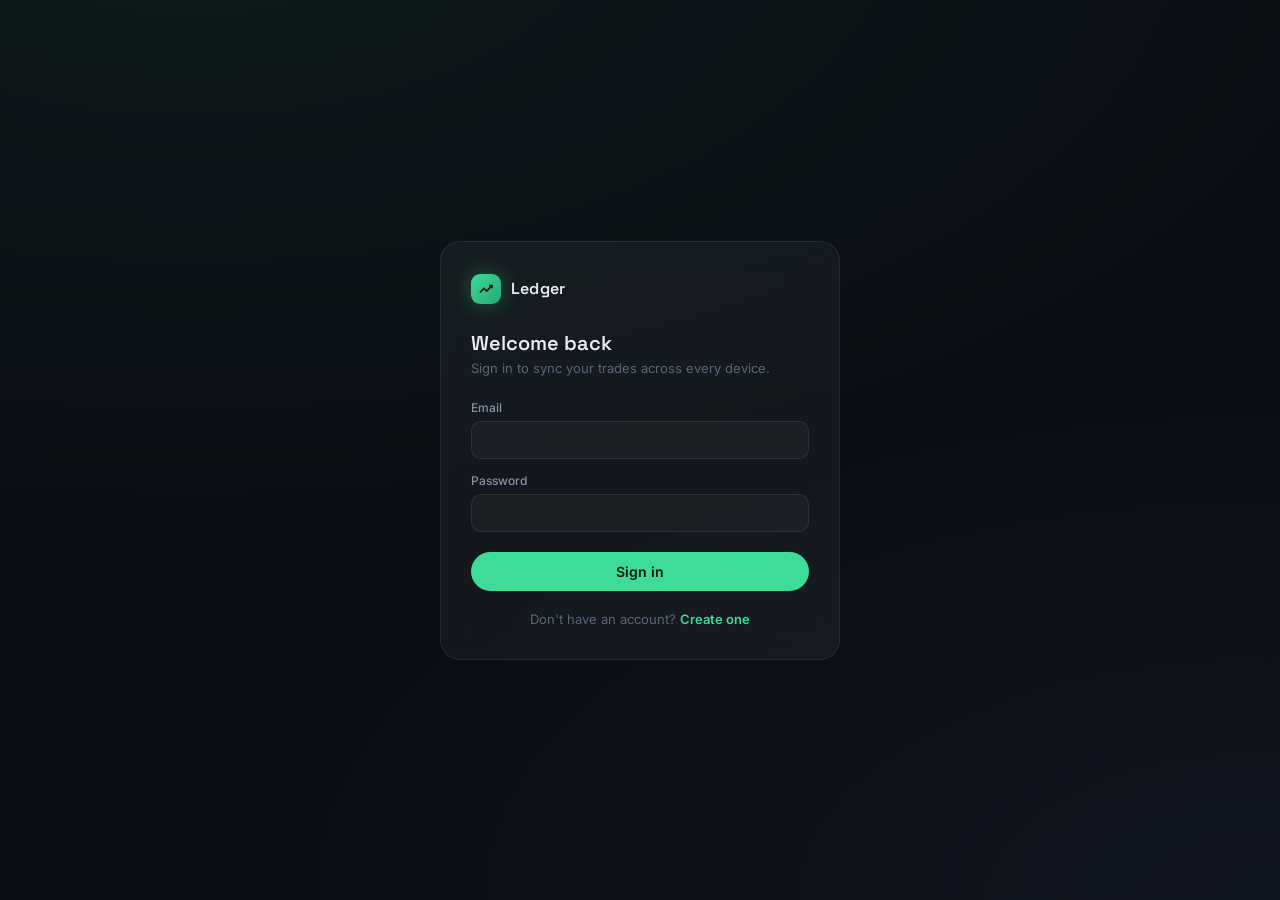
<file: calendar.html>
<!DOCTYPE html>
<html lang="en">
<head>
<meta charset="UTF-8">
<meta name="viewport" content="width=device-width, initial-scale=1.0">
<title>Calendar — Ledger</title>
<link rel="preconnect" href="https://fonts.googleapis.com">
<link href="https://fonts.googleapis.com/css2?family=Space+Grotesk:wght@500;600;700&family=Inter:wght@400;500;600&family=JetBrains+Mono:wght@400;500;600&display=swap" rel="stylesheet">
<link rel="stylesheet" href="css/styles.css">
<link rel="manifest" href="manifest.json">
<meta name="theme-color" content="#0A0E14">
<link rel="apple-touch-icon" href="icons/apple-touch-icon.png">
<link rel="icon" href="icons/icon-192.png">
<script>if('serviceWorker' in navigator){window.addEventListener('load',()=>{navigator.serviceWorker.register('sw.js').catch(()=>{});});}</script>
</head>
<body>

<!-- ================= SIDEBAR ================= -->
<aside class="sidebar">
  <div class="brand">
    <div class="brand-mark">
      <svg viewBox="0 0 24 24" fill="none" stroke="#08150F" stroke-width="2.5"><path d="M3 17l6-6 4 4 8-8"/><path d="M17 7h4v4"/></svg>
    </div>
    <div class="brand-name">Ledger</div>
  </div>

  <div class="nav-section-label">Overview</div>
  <a class="nav-item" href="dashboard.html" style="text-decoration:none;">
    <svg viewBox="0 0 24 24" fill="none" stroke="currentColor" stroke-width="2"><rect x="3" y="3" width="7" height="9" rx="1.5"/><rect x="14" y="3" width="7" height="5" rx="1.5"/><rect x="14" y="12" width="7" height="9" rx="1.5"/><rect x="3" y="16" width="7" height="5" rx="1.5"/></svg>
    Dashboard
  </a>
  <a class="nav-item" href="trades.html" style="text-decoration:none;">
    <svg viewBox="0 0 24 24" fill="none" stroke="currentColor" stroke-width="2"><path d="M4 19h16M6 15l4-5 3 3 5-7"/></svg>
    Trade History
  </a>
  <div class="nav-item active">
    <svg viewBox="0 0 24 24" fill="none" stroke="currentColor" stroke-width="2"><rect x="3" y="4" width="18" height="17" rx="2"/><path d="M3 9h18M8 3v3M16 3v3"/></svg>
    Calendar
  </div>
  <a class="nav-item" href="journal.html" style="text-decoration:none;">
    <svg viewBox="0 0 24 24" fill="none" stroke="currentColor" stroke-width="2"><path d="M4 4h13l3 4v12a1 1 0 0 1-1 1H4a1 1 0 0 1-1-1V5a1 1 0 0 1 1-1z"/><path d="M8 9h8M8 13h8M8 17h5"/></svg>
    Journal
  </a>

  <div class="nav-section-label">Analysis</div>
  <a class="nav-item" href="statistics.html" style="text-decoration:none;">
    <svg viewBox="0 0 24 24" fill="none" stroke="currentColor" stroke-width="2"><path d="M3 3v18h18"/><path d="M7 15l4-4 3 3 5-6"/></svg>
    Statistics
  </a>
  <a class="nav-item" href="psychology.html" style="text-decoration:none;">
    <svg viewBox="0 0 24 24" fill="none" stroke="currentColor" stroke-width="2"><circle cx="12" cy="12" r="9"/><path d="M12 8v4l3 2"/></svg>
    Psychology
  </a>
  <a class="nav-item" href="goals.html" style="text-decoration:none;">
    <svg viewBox="0 0 24 24" fill="none" stroke="currentColor" stroke-width="2"><circle cx="12" cy="12" r="9"/><path d="M12 6v6l4 2"/><circle cx="12" cy="12" r="2.2" fill="currentColor" stroke="none"/></svg>
    Goals
  </a>

  <div class="nav-section-label">Tools</div>
  <a class="nav-item" href="risk-calculator.html" style="text-decoration:none;">
    <svg viewBox="0 0 24 24" fill="none" stroke="currentColor" stroke-width="2"><rect x="4" y="2" width="16" height="20" rx="2"/><path d="M8 7h8M8 11h8M8 15h4"/></svg>
    Risk Calculator
  </a>
  <a class="nav-item" href="settings.html" style="text-decoration:none;" title="Manage accounts & sync tokens in Settings">
    <svg viewBox="0 0 24 24" fill="none" stroke="currentColor" stroke-width="2"><path d="M12 2v4M12 18v4M4.9 4.9l2.8 2.8M16.3 16.3l2.8 2.8M2 12h4M18 12h4M4.9 19.1l2.8-2.8M16.3 7.7l2.8-2.8"/></svg>
    MT5 Sync
  </a>
  <a class="nav-item" href="settings.html" style="text-decoration:none;">
    <svg viewBox="0 0 24 24" fill="none" stroke="currentColor" stroke-width="2"><circle cx="12" cy="12" r="3"/><path d="M19.4 15a1.7 1.7 0 0 0 .3 1.9l.1.1a2 2 0 1 1-2.8 2.8l-.1-.1a1.7 1.7 0 0 0-1.9-.3 1.7 1.7 0 0 0-1 1.5V21a2 2 0 1 1-4 0v-.1a1.7 1.7 0 0 0-1-1.6 1.7 1.7 0 0 0-1.9.3l-.1.1a2 2 0 1 1-2.8-2.8l.1-.1a1.7 1.7 0 0 0 .3-1.9 1.7 1.7 0 0 0-1.5-1H3a2 2 0 1 1 0-4h.1a1.7 1.7 0 0 0 1.6-1 1.7 1.7 0 0 0-.3-1.9l-.1-.1a2 2 0 1 1 2.8-2.8l.1.1a1.7 1.7 0 0 0 1.9.3H9a1.7 1.7 0 0 0 1-1.5V3a2 2 0 1 1 4 0v.1a1.7 1.7 0 0 0 1 1.6 1.7 1.7 0 0 0 1.9-.3l.1-.1a2 2 0 1 1 2.8 2.8l-.1.1a1.7 1.7 0 0 0-.3 1.9V9a1.7 1.7 0 0 0 1.5 1H21a2 2 0 1 1 0 4h-.1a1.7 1.7 0 0 0-1.6 1z"/></svg>
    Settings
  </a>

  <div class="sidebar-foot" id="userFoot" style="cursor:pointer;" title="Sign out">
    <div class="avatar" id="userAvatar">--</div>
    <div>
      <div class="who" id="userName">Loading…</div>
      <div class="plan" id="userSub">Sign out</div>
    </div>
  </div>
</aside>

<!-- ================= MAIN ================= -->
<main class="main">

  <div class="topbar">
    <div class="topbar-left">
      <h1>Calendar</h1>
      <p>Daily performance, notes, and trade history by day</p>
    </div>
    <div class="topbar-right">
      <div id="acctSwitcherContainer"></div>
      <div class="sync-status" id="syncStatus">
        <span class="sync-dot status-offline" id="syncDot"></span>
        <span id="syncStatusText">Connecting…</span>
      </div>
    </div>
  </div>

  <div class="grid-row equity-row">
    <!-- CALENDAR -->
    <div class="card">
      <div class="card-head">
        <div class="calendar-controls">
          <div class="cal-arrow" id="calPrev">
            <svg viewBox="0 0 24 24" fill="none" stroke="currentColor" stroke-width="2.5" width="14" height="14"><path d="M15 18l-6-6 6-6"/></svg>
          </div>
          <select id="monthSelect"></select>
          <select id="yearSelect"></select>
          <div class="cal-arrow" id="calNext">
            <svg viewBox="0 0 24 24" fill="none" stroke="currentColor" stroke-width="2.5" width="14" height="14"><path d="M9 18l6-6-6-6"/></svg>
          </div>
        </div>
        <div class="toolbar-btn" id="todayBtn">Today</div>
      </div>
      <div class="cal-grid-lg" id="calGridLg"></div>
    </div>

    <!-- MONTHLY SIDEBAR -->
    <div style="display:flex; flex-direction:column; gap:14px;">
      <div class="card">
        <div class="card-head"><div class="card-title" id="monthlyStatsTitle">Monthly Summary</div></div>
        <div class="monthly-stat-row"><span class="label">Net P&amp;L</span><span class="value num" id="statNetPnl">$0.00</span></div>
        <div class="monthly-stat-row"><span class="label">Trades</span><span class="value num" id="statTrades">0</span></div>
        <div class="monthly-stat-row"><span class="label">Win Rate</span><span class="value num" id="statWinRate">0%</span></div>
        <div class="monthly-stat-row"><span class="label">Winning Days</span><span class="value num" id="statWinDays">0</span></div>
        <div class="monthly-stat-row"><span class="label">Losing Days</span><span class="value num" id="statLossDays">0</span></div>
        <div class="monthly-stat-row"><span class="label">Best Day</span><span class="value num" id="statBestDay">—</span></div>
      </div>

      <div class="card">
        <div class="card-head"><div class="card-title">Monthly Notes</div></div>
        <textarea id="monthlyNotesInput" placeholder="What defined your trading this month?" style="width:100%; min-height:140px; background:rgba(255,255,255,0.03); border:1px solid var(--glass-border); border-radius:var(--radius-sm); padding:12px; color:var(--text); font-family:'Inter'; font-size:13px; resize:vertical;"></textarea>
        <div class="form-actions" style="margin-top:10px;">
          <button class="btn-primary" id="saveMonthlyNoteBtn" style="width:100%; justify-content:center;">Save Note</button>
        </div>
      </div>
    </div>
  </div>

</main>

<!-- ================= DAY DETAIL MODAL ================= -->
<div class="modal-overlay hidden" id="dayModalOverlay">
  <div class="modal">
    <div class="modal-head">
      <h2 id="dayModalTitle">Day</h2>
      <div class="modal-close" id="dayModalClose">
        <svg viewBox="0 0 24 24" fill="none" stroke="currentColor" stroke-width="2"><path d="M18 6L6 18M6 6l12 12"/></svg>
      </div>
    </div>

    <div class="settings-row" style="padding-top:0;">
      <div><div class="settings-row-label">Day P&amp;L</div></div>
      <div class="settings-row-control num" id="dayModalPnl" style="text-align:right; font-size:16px; font-weight:700;">$0.00</div>
    </div>

    <div class="card-title" style="margin:14px 0 10px;">Trades</div>
    <div id="dayTradesList"></div>
    <div class="empty-state" id="dayTradesEmpty" style="display:none; padding:16px 0;">
      <div class="sub">No trades logged on this day.</div>
    </div>
    <button class="btn-ghost" id="dayAddTradeBtn" style="width:100%; justify-content:center; margin-top:6px;">+ Add trade on this day</button>

    <div class="card-title" style="margin:18px 0 10px;">Daily Notes</div>
    <textarea id="dayNotesInput" placeholder="Notes for this trading day…" style="width:100%; min-height:100px; background:rgba(255,255,255,0.03); border:1px solid var(--glass-border); border-radius:var(--radius-sm); padding:12px; color:var(--text); font-family:'Inter'; font-size:13px; resize:vertical;"></textarea>

    <div class="form-actions">
      <button type="button" class="btn-ghost" id="dayModalCancel">Close</button>
      <button type="button" class="btn-primary" id="saveDayNoteBtn">Save Note</button>
    </div>
  </div>
</div>

<div class="toast-stack" id="toastStack"></div>

<script type="module" src="js/pages/calendar.js"></script>
</body>
</html>
</file>
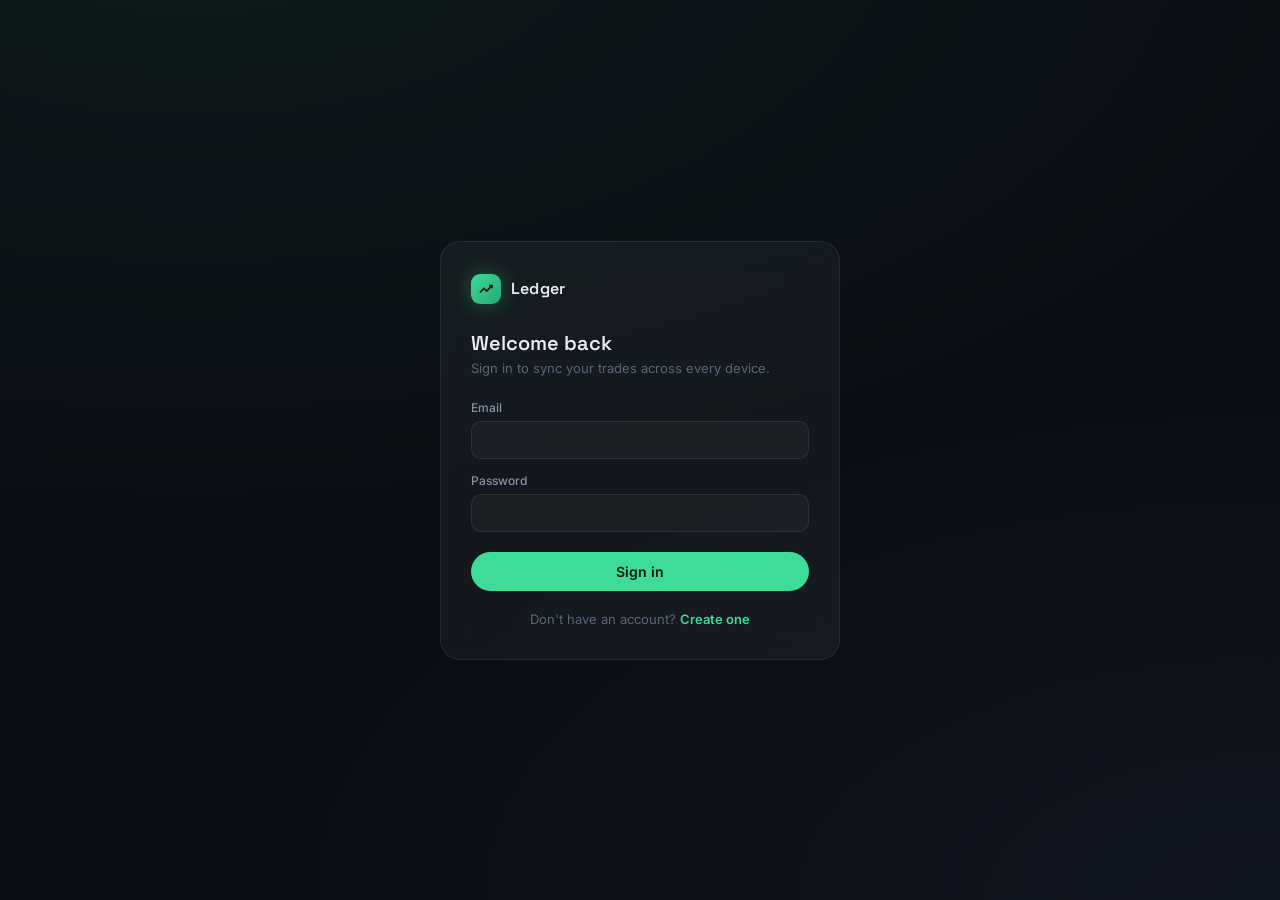
<file: goals.html>
<!DOCTYPE html>
<html lang="en">
<head>
<meta charset="UTF-8">
<meta name="viewport" content="width=device-width, initial-scale=1.0">
<title>Goals — Ledger</title>
<link rel="preconnect" href="https://fonts.googleapis.com">
<link href="https://fonts.googleapis.com/css2?family=Space+Grotesk:wght@500;600;700&family=Inter:wght@400;500;600&family=JetBrains+Mono:wght@400;500;600&display=swap" rel="stylesheet">
<link rel="stylesheet" href="css/styles.css">
<link rel="manifest" href="manifest.json">
<meta name="theme-color" content="#0A0E14">
<link rel="apple-touch-icon" href="icons/apple-touch-icon.png">
<link rel="icon" href="icons/icon-192.png">
<script>if('serviceWorker' in navigator){window.addEventListener('load',()=>{navigator.serviceWorker.register('sw.js').catch(()=>{});});}</script>
</head>
<body>

<aside class="sidebar">
  <div class="brand">
    <div class="brand-mark"><svg viewBox="0 0 24 24" fill="none" stroke="#08150F" stroke-width="2.5"><path d="M3 17l6-6 4 4 8-8"/><path d="M17 7h4v4"/></svg></div>
    <div class="brand-name">Ledger</div>
  </div>

  <div class="nav-section-label">Overview</div>
  <a class="nav-item" href="dashboard.html" style="text-decoration:none;">
    <svg viewBox="0 0 24 24" fill="none" stroke="currentColor" stroke-width="2"><rect x="3" y="3" width="7" height="9" rx="1.5"/><rect x="14" y="3" width="7" height="5" rx="1.5"/><rect x="14" y="12" width="7" height="9" rx="1.5"/><rect x="3" y="16" width="7" height="5" rx="1.5"/></svg>
    Dashboard
  </a>
  <a class="nav-item" href="trades.html" style="text-decoration:none;">
    <svg viewBox="0 0 24 24" fill="none" stroke="currentColor" stroke-width="2"><path d="M4 19h16M6 15l4-5 3 3 5-7"/></svg>
    Trade History
  </a>
  <a class="nav-item" href="calendar.html" style="text-decoration:none;">
    <svg viewBox="0 0 24 24" fill="none" stroke="currentColor" stroke-width="2"><rect x="3" y="4" width="18" height="17" rx="2"/><path d="M3 9h18M8 3v3M16 3v3"/></svg>
    Calendar
  </a>
  <a class="nav-item" href="journal.html" style="text-decoration:none;">
    <svg viewBox="0 0 24 24" fill="none" stroke="currentColor" stroke-width="2"><path d="M4 4h13l3 4v12a1 1 0 0 1-1 1H4a1 1 0 0 1-1-1V5a1 1 0 0 1 1-1z"/><path d="M8 9h8M8 13h8M8 17h5"/></svg>
    Journal
  </a>

  <div class="nav-section-label">Analysis</div>
  <a class="nav-item" href="statistics.html" style="text-decoration:none;">
    <svg viewBox="0 0 24 24" fill="none" stroke="currentColor" stroke-width="2"><path d="M3 3v18h18"/><path d="M7 15l4-4 3 3 5-6"/></svg>
    Statistics
  </a>
  <a class="nav-item" href="psychology.html" style="text-decoration:none;">
    <svg viewBox="0 0 24 24" fill="none" stroke="currentColor" stroke-width="2"><circle cx="12" cy="12" r="9"/><path d="M12 8v4l3 2"/></svg>
    Psychology
  </a>
  <div class="nav-item active">
    <svg viewBox="0 0 24 24" fill="none" stroke="currentColor" stroke-width="2"><circle cx="12" cy="12" r="9"/><path d="M12 6v6l4 2"/><circle cx="12" cy="12" r="2.2" fill="currentColor" stroke="none"/></svg>
    Goals
  </div>

  <div class="nav-section-label">Tools</div>
  <a class="nav-item" href="risk-calculator.html" style="text-decoration:none;">
    <svg viewBox="0 0 24 24" fill="none" stroke="currentColor" stroke-width="2"><rect x="4" y="2" width="16" height="20" rx="2"/><path d="M8 7h8M8 11h8M8 15h4"/></svg>
    Risk Calculator
  </a>
  <a class="nav-item" href="settings.html" style="text-decoration:none;" title="Manage accounts & sync tokens in Settings">
    <svg viewBox="0 0 24 24" fill="none" stroke="currentColor" stroke-width="2"><path d="M12 2v4M12 18v4M4.9 4.9l2.8 2.8M16.3 16.3l2.8 2.8M2 12h4M18 12h4M4.9 19.1l2.8-2.8M16.3 7.7l2.8-2.8"/></svg>
    MT5 Sync
  </a>
  <a class="nav-item" href="settings.html" style="text-decoration:none;">
    <svg viewBox="0 0 24 24" fill="none" stroke="currentColor" stroke-width="2"><circle cx="12" cy="12" r="3"/><path d="M19.4 15a1.7 1.7 0 0 0 .3 1.9l.1.1a2 2 0 1 1-2.8 2.8l-.1-.1a1.7 1.7 0 0 0-1.9-.3 1.7 1.7 0 0 0-1 1.5V21a2 2 0 1 1-4 0v-.1a1.7 1.7 0 0 0-1-1.6 1.7 1.7 0 0 0-1.9.3l-.1.1a2 2 0 1 1-2.8-2.8l.1-.1a1.7 1.7 0 0 0 .3-1.9 1.7 1.7 0 0 0-1.5-1H3a2 2 0 1 1 0-4h.1a1.7 1.7 0 0 0 1.6-1 1.7 1.7 0 0 0-.3-1.9l-.1-.1a2 2 0 1 1 2.8-2.8l.1.1a1.7 1.7 0 0 0 1.9.3H9a1.7 1.7 0 0 0 1-1.5V3a2 2 0 1 1 4 0v.1a1.7 1.7 0 0 0 1 1.6 1.7 1.7 0 0 0 1.9-.3l.1-.1a2 2 0 1 1 2.8 2.8l-.1.1a1.7 1.7 0 0 0-.3 1.9V9a1.7 1.7 0 0 0 1.5 1H21a2 2 0 1 1 0 4h-.1a1.7 1.7 0 0 0-1.6 1z"/></svg>
    Settings
  </a>

  <div class="sidebar-foot" id="userFoot" style="cursor:pointer;" title="Sign out">
    <div class="avatar" id="userAvatar">--</div>
    <div><div class="who" id="userName">Loading…</div><div class="plan" id="userSub">Sign out</div></div>
  </div>
</aside>

<main class="main">

  <div class="topbar">
    <div class="topbar-left">
      <h1>Goals</h1>
      <p id="goalsSummary">Loading…</p>
    </div>
    <div class="topbar-right">
      <div class="sync-status" id="syncStatus"><span class="sync-dot status-offline" id="syncDot"></span><span id="syncStatusText">Connecting…</span></div>
      <button class="btn-primary" id="newGoalBtn">
        <svg viewBox="0 0 24 24" fill="none" stroke="currentColor" stroke-width="2.5"><path d="M12 5v14M5 12h14"/></svg>
        New Goal
      </button>
    </div>
  </div>

  <div class="toolbar">
    <select id="typeFilter">
      <option value="">All types</option>
      <option value="daily">Daily</option>
      <option value="weekly">Weekly</option>
      <option value="monthly">Monthly</option>
      <option value="yearly">Yearly</option>
      <option value="trading">Trading</option>
      <option value="risk">Risk</option>
      <option value="psychology">Psychology</option>
    </select>
    <select id="statusFilter">
      <option value="">All statuses</option>
      <option value="active">Active</option>
      <option value="completed">Completed</option>
      <option value="missed">Missed</option>
      <option value="archived">Archived</option>
    </select>
  </div>

  <!-- New goal form -->
  <div class="card" id="newGoalForm" style="display:none; margin-bottom:16px;">
    <div class="card-head"><div class="card-title">New Goal</div></div>
    <div class="form-grid">
      <div class="field"><label for="gType">Type *</label>
        <select id="gType">
          <option value="daily">Daily</option><option value="weekly">Weekly</option><option value="monthly">Monthly</option>
          <option value="yearly">Yearly</option><option value="trading">Trading</option><option value="risk">Risk</option><option value="psychology">Psychology</option>
        </select>
      </div>
      <div class="field"><label for="gUnit">Unit</label><input type="text" id="gUnit" placeholder="$, %, trades, R…"></div>
      <div class="field span-2"><label for="gTitle">Title *</label><input type="text" id="gTitle" placeholder="Hit $2,000 profit this month"></div>
      <div class="field"><label for="gTarget">Target value</label><input type="number" step="any" id="gTarget"></div>
      <div class="field"><label for="gCurrent">Starting progress</label><input type="number" step="any" id="gCurrent" value="0"></div>
      <div class="field"><label for="gPeriodStart">Period start</label><input type="date" id="gPeriodStart"></div>
      <div class="field"><label for="gPeriodEnd">Period end</label><input type="date" id="gPeriodEnd"></div>
    </div>
    <div class="form-actions">
      <button type="button" class="btn-ghost" id="cancelNewGoal">Cancel</button>
      <button type="button" class="btn-primary" id="saveGoalBtn">Save Goal</button>
    </div>
  </div>

  <div id="goalsList"></div>
  <div class="empty-state" id="goalsEmpty" style="display:none;">
    <svg viewBox="0 0 24 24" fill="none" stroke="currentColor" stroke-width="1.5"><circle cx="12" cy="12" r="9"/><path d="M12 6v6l4 2"/></svg>
    <div class="title">No goals yet</div>
    <div class="sub">Set a daily, weekly, or monthly goal to stay accountable.</div>
  </div>

</main>

<div class="toast-stack" id="toastStack"></div>

<script type="module" src="js/pages/goals.js"></script>
</body>
</html>
</file>
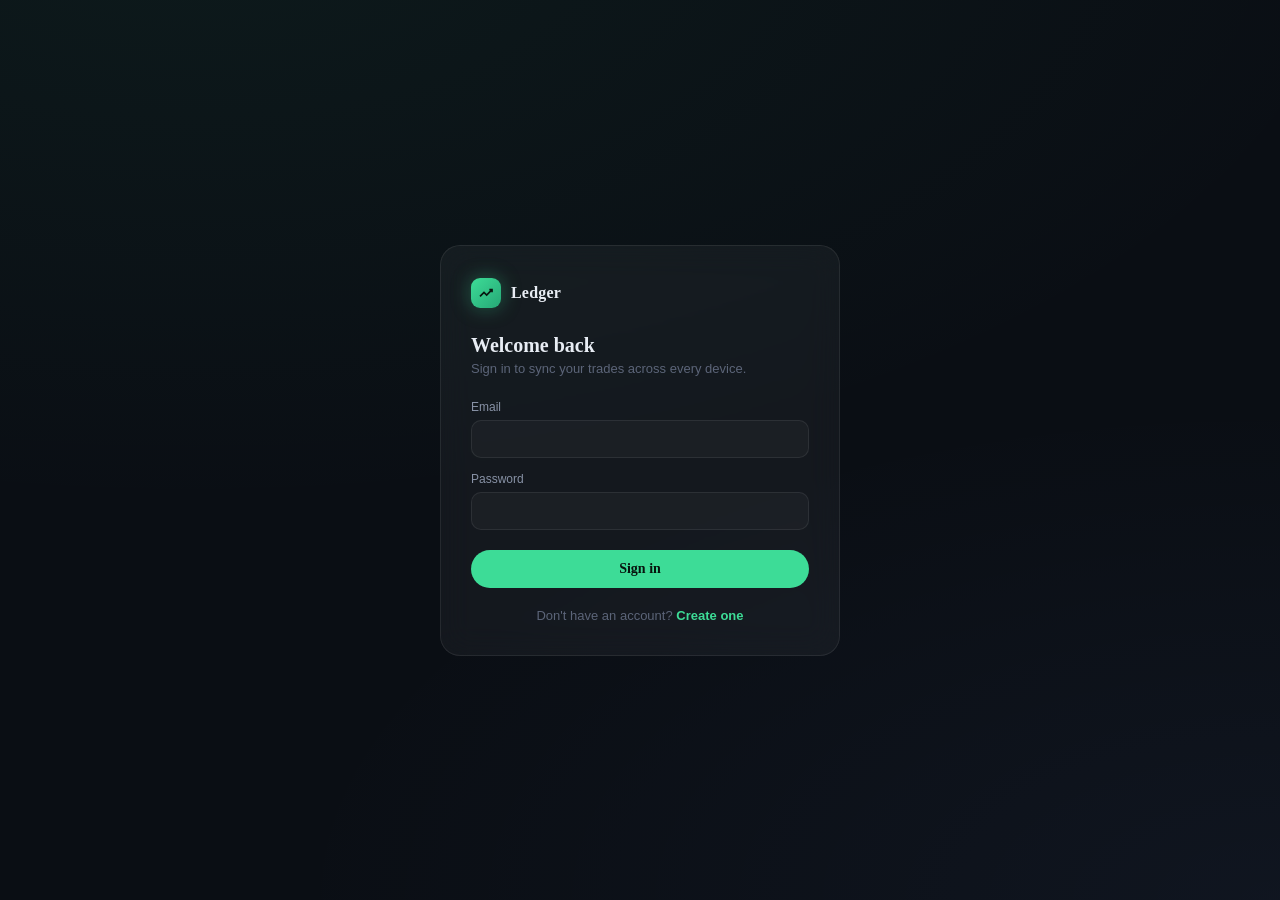
<file: journal.html>
<!DOCTYPE html>
<html lang="en">
<head>
<meta charset="UTF-8">
<meta name="viewport" content="width=device-width, initial-scale=1.0">
<title>Journal — Ledger</title>
<link rel="preconnect" href="https://fonts.googleapis.com">
<link href="https://fonts.googleapis.com/css2?family=Space+Grotesk:wght@500;600;700&family=Inter:wght@400;500;600&family=JetBrains+Mono:wght@400;500;600&display=swap" rel="stylesheet">
<link rel="stylesheet" href="css/styles.css">
<link rel="manifest" href="manifest.json">
<meta name="theme-color" content="#0A0E14">
<link rel="apple-touch-icon" href="icons/apple-touch-icon.png">
<link rel="icon" href="icons/icon-192.png">
<script>if('serviceWorker' in navigator){window.addEventListener('load',()=>{navigator.serviceWorker.register('sw.js').catch(()=>{});});}</script>
</head>
<body>

<!-- ================= SIDEBAR ================= -->
<aside class="sidebar">
  <div class="brand">
    <div class="brand-mark">
      <svg viewBox="0 0 24 24" fill="none" stroke="#08150F" stroke-width="2.5"><path d="M3 17l6-6 4 4 8-8"/><path d="M17 7h4v4"/></svg>
    </div>
    <div class="brand-name">Ledger</div>
  </div>

  <div class="nav-section-label">Overview</div>
  <a class="nav-item" href="dashboard.html" style="text-decoration:none;">
    <svg viewBox="0 0 24 24" fill="none" stroke="currentColor" stroke-width="2"><rect x="3" y="3" width="7" height="9" rx="1.5"/><rect x="14" y="3" width="7" height="5" rx="1.5"/><rect x="14" y="12" width="7" height="9" rx="1.5"/><rect x="3" y="16" width="7" height="5" rx="1.5"/></svg>
    Dashboard
  </a>
  <a class="nav-item" href="trades.html" style="text-decoration:none;">
    <svg viewBox="0 0 24 24" fill="none" stroke="currentColor" stroke-width="2"><path d="M4 19h16M6 15l4-5 3 3 5-7"/></svg>
    Trade History
  </a>
  <a class="nav-item" href="calendar.html" style="text-decoration:none;">
    <svg viewBox="0 0 24 24" fill="none" stroke="currentColor" stroke-width="2"><rect x="3" y="4" width="18" height="17" rx="2"/><path d="M3 9h18M8 3v3M16 3v3"/></svg>
    Calendar
  </a>
  <div class="nav-item active">
    <svg viewBox="0 0 24 24" fill="none" stroke="currentColor" stroke-width="2"><path d="M4 4h13l3 4v12a1 1 0 0 1-1 1H4a1 1 0 0 1-1-1V5a1 1 0 0 1 1-1z"/><path d="M8 9h8M8 13h8M8 17h5"/></svg>
    Journal
  </div>

  <div class="nav-section-label">Analysis</div>
  <a class="nav-item" href="statistics.html" style="text-decoration:none;">
    <svg viewBox="0 0 24 24" fill="none" stroke="currentColor" stroke-width="2"><path d="M3 3v18h18"/><path d="M7 15l4-4 3 3 5-6"/></svg>
    Statistics
  </a>
  <a class="nav-item" href="psychology.html" style="text-decoration:none;">
    <svg viewBox="0 0 24 24" fill="none" stroke="currentColor" stroke-width="2"><circle cx="12" cy="12" r="9"/><path d="M12 8v4l3 2"/></svg>
    Psychology
  </a>
  <a class="nav-item" href="goals.html" style="text-decoration:none;">
    <svg viewBox="0 0 24 24" fill="none" stroke="currentColor" stroke-width="2"><circle cx="12" cy="12" r="9"/><path d="M12 6v6l4 2"/><circle cx="12" cy="12" r="2.2" fill="currentColor" stroke="none"/></svg>
    Goals
  </a>

  <div class="nav-section-label">Tools</div>
  <a class="nav-item" href="risk-calculator.html" style="text-decoration:none;">
    <svg viewBox="0 0 24 24" fill="none" stroke="currentColor" stroke-width="2"><rect x="4" y="2" width="16" height="20" rx="2"/><path d="M8 7h8M8 11h8M8 15h4"/></svg>
    Risk Calculator
  </a>
  <a class="nav-item" href="settings.html" style="text-decoration:none;" title="Manage accounts & sync tokens in Settings">
    <svg viewBox="0 0 24 24" fill="none" stroke="currentColor" stroke-width="2"><path d="M12 2v4M12 18v4M4.9 4.9l2.8 2.8M16.3 16.3l2.8 2.8M2 12h4M18 12h4M4.9 19.1l2.8-2.8M16.3 7.7l2.8-2.8"/></svg>
    MT5 Sync
  </a>
  <a class="nav-item" href="settings.html" style="text-decoration:none;">
    <svg viewBox="0 0 24 24" fill="none" stroke="currentColor" stroke-width="2"><circle cx="12" cy="12" r="3"/><path d="M19.4 15a1.7 1.7 0 0 0 .3 1.9l.1.1a2 2 0 1 1-2.8 2.8l-.1-.1a1.7 1.7 0 0 0-1.9-.3 1.7 1.7 0 0 0-1 1.5V21a2 2 0 1 1-4 0v-.1a1.7 1.7 0 0 0-1-1.6 1.7 1.7 0 0 0-1.9.3l-.1.1a2 2 0 1 1-2.8-2.8l.1-.1a1.7 1.7 0 0 0 .3-1.9 1.7 1.7 0 0 0-1.5-1H3a2 2 0 1 1 0-4h.1a1.7 1.7 0 0 0 1.6-1 1.7 1.7 0 0 0-.3-1.9l-.1-.1a2 2 0 1 1 2.8-2.8l.1.1a1.7 1.7 0 0 0 1.9.3H9a1.7 1.7 0 0 0 1-1.5V3a2 2 0 1 1 4 0v.1a1.7 1.7 0 0 0 1 1.6 1.7 1.7 0 0 0 1.9-.3l.1-.1a2 2 0 1 1 2.8 2.8l-.1.1a1.7 1.7 0 0 0-.3 1.9V9a1.7 1.7 0 0 0 1.5 1H21a2 2 0 1 1 0 4h-.1a1.7 1.7 0 0 0-1.6 1z"/></svg>
    Settings
  </a>

  <div class="sidebar-foot" id="userFoot" style="cursor:pointer;" title="Sign out">
    <div class="avatar" id="userAvatar">--</div>
    <div>
      <div class="who" id="userName">Loading…</div>
      <div class="plan" id="userSub">Sign out</div>
    </div>
  </div>
</aside>

<!-- ================= MAIN ================= -->
<main class="main">

  <!-- ============ LIST VIEW ============ -->
  <div class="journal-view active" id="listView">
    <div class="topbar">
      <div class="topbar-left">
        <h1>Journal</h1>
        <p id="journalSummary">Loading entries…</p>
      </div>
      <div class="topbar-right">
        <div id="acctSwitcherContainer"></div>
      <div class="sync-status" id="syncStatus">
          <span class="sync-dot status-offline" id="syncDot"></span>
          <span id="syncStatusText">Connecting…</span>
        </div>
        <button class="btn-primary" id="newEntryBtn">
          <svg viewBox="0 0 24 24" fill="none" stroke="currentColor" stroke-width="2.5"><path d="M12 5v14M5 12h14"/></svg>
          New Entry
        </button>
      </div>
    </div>

    <div class="toolbar">
      <div class="search-box">
        <svg viewBox="0 0 24 24" fill="none" stroke="currentColor" stroke-width="2"><circle cx="11" cy="11" r="7"/><path d="M21 21l-4.3-4.3"/></svg>
        <input type="text" id="searchInput" placeholder="Search lessons, notes, pair…">
      </div>
      <div class="toolbar-spacer"></div>
      <select id="linkFilter">
        <option value="">All entries</option>
        <option value="linked">Linked to a trade</option>
        <option value="standalone">Standalone / daily</option>
      </select>
    </div>

    <div id="journalList"></div>
    <div class="empty-state" id="journalEmpty" style="display:none;">
      <svg viewBox="0 0 24 24" fill="none" stroke="currentColor" stroke-width="1.5"><path d="M4 4h13l3 4v12a1 1 0 0 1-1 1H4a1 1 0 0 1-1-1V5a1 1 0 0 1 1-1z"/><path d="M8 9h8M8 13h8M8 17h5"/></svg>
      <div class="title">No journal entries yet</div>
      <div class="sub">Reflect on a trade or write a daily journal entry to start building your edge.</div>
    </div>
  </div>

  <!-- ============ EDITOR VIEW ============ -->
  <div class="journal-view" id="editorView">
    <div class="journal-editor-head">
      <div class="back-btn" id="backToList">
        <svg viewBox="0 0 24 24" fill="none" stroke="currentColor" stroke-width="2.5"><path d="M15 18l-6-6 6-6"/></svg>
        Journal
      </div>
      <div style="flex:1;"></div>
      <div class="sync-status" id="syncStatus2" style="opacity:0.7;"><span class="sync-dot status-offline" id="syncDot2"></span><span id="syncStatusText2">—</span></div>
      <button class="btn-primary" id="saveEntryBtn">Save Entry</button>
    </div>

    <div class="card" style="max-width:760px;">
      <div class="journal-section">
        <div class="journal-section-title">Basics</div>
        <div class="form-grid">
          <div class="field"><label for="jEntryDate">Entry Date *</label><input type="date" id="jEntryDate" required></div>
          <div class="field"><label for="jLinkedTrade">Linked Trade</label><select id="jLinkedTrade"><option value="">— Standalone / daily entry —</option></select></div>
        </div>
      </div>

      <div class="journal-section">
        <div class="journal-section-title">Pre-Trade</div>
        <div class="journal-field"><label for="jPreTradeAnalysis">Pre-Trade Analysis</label><textarea id="jPreTradeAnalysis"></textarea></div>
        <div class="journal-field"><label for="jEntryReason">Entry Reason</label><textarea id="jEntryReason"></textarea></div>
        <div class="journal-field"><label for="jMarketStructure">Market Structure</label><textarea id="jMarketStructure"></textarea></div>
        <div class="journal-field"><label for="jTradePlan">Trade Plan</label><textarea id="jTradePlan"></textarea></div>
        <div class="journal-field"><label>Pre-Trade Screenshots</label><div id="shotsPreTrade"></div></div>
      </div>

      <div class="journal-section">
        <div class="journal-section-title">During the Trade</div>
        <div class="journal-field"><label for="jExecutionNotes">Execution Notes</label><textarea id="jExecutionNotes"></textarea></div>
        <div class="journal-field"><label for="jManagementNotes">Management Notes</label><textarea id="jManagementNotes"></textarea></div>
        <div class="journal-field"><label>While-Trade Screenshots</label><div id="shotsDuringTrade"></div></div>
      </div>

      <div class="journal-section">
        <div class="journal-section-title">Post-Trade Review</div>
        <div class="journal-field"><label for="jExitReason">Exit Reason</label><textarea id="jExitReason"></textarea></div>
        <div class="journal-field"><label for="jLessonsLearned">Lessons Learned</label><textarea id="jLessonsLearned"></textarea></div>
        <div class="journal-field"><label for="jWhatWentWell">What Went Well</label><textarea id="jWhatWentWell"></textarea></div>
        <div class="journal-field"><label for="jWhatWentWrong">What Went Wrong</label><textarea id="jWhatWentWrong"></textarea></div>
        <div class="journal-field"><label for="jImprovements">Improvements</label><textarea id="jImprovements"></textarea></div>
        <div class="journal-field"><label>Post-Trade Screenshots</label><div id="shotsPostTrade"></div></div>
      </div>

      <div class="journal-section" id="shotsHintSection" style="display:none;">
        <div class="card-sub">Save this entry once, then reopen it to attach screenshots to each section above.</div>
      </div>

      <div class="journal-section">
        <div class="journal-section-title">Psychology</div>
        <div class="journal-field"><label for="jPsychologyNotes">Psychology Notes</label><textarea id="jPsychologyNotes"></textarea></div>
        <div class="score-row">
          <div class="journal-field"><label for="jEmotionScore">Emotion (1–10)</label><input type="number" id="jEmotionScore" min="1" max="10"></div>
          <div class="journal-field"><label for="jConfidenceScore">Confidence (1–10)</label><input type="number" id="jConfidenceScore" min="1" max="10"></div>
          <div class="journal-field"><label for="jDisciplineScore">Discipline (1–10)</label><input type="number" id="jDisciplineScore" min="1" max="10"></div>
        </div>
        <div class="journal-field"><label for="jMistakeNotes">Mistake Notes</label><textarea id="jMistakeNotes"></textarea></div>
      </div>

      <div class="form-actions">
        <button type="button" class="btn-ghost" id="deleteEntryBtn" style="color:var(--coral); border-color:rgba(255,107,107,0.25);">Delete Entry</button>
        <div style="flex:1;"></div>
        <button type="button" class="btn-primary" id="saveEntryBtn2">Save Entry</button>
      </div>
    </div>
  </div>

</main>

<div class="toast-stack" id="toastStack"></div>

<script type="module" src="js/pages/journal.js"></script>
</body>
</html>
</file>
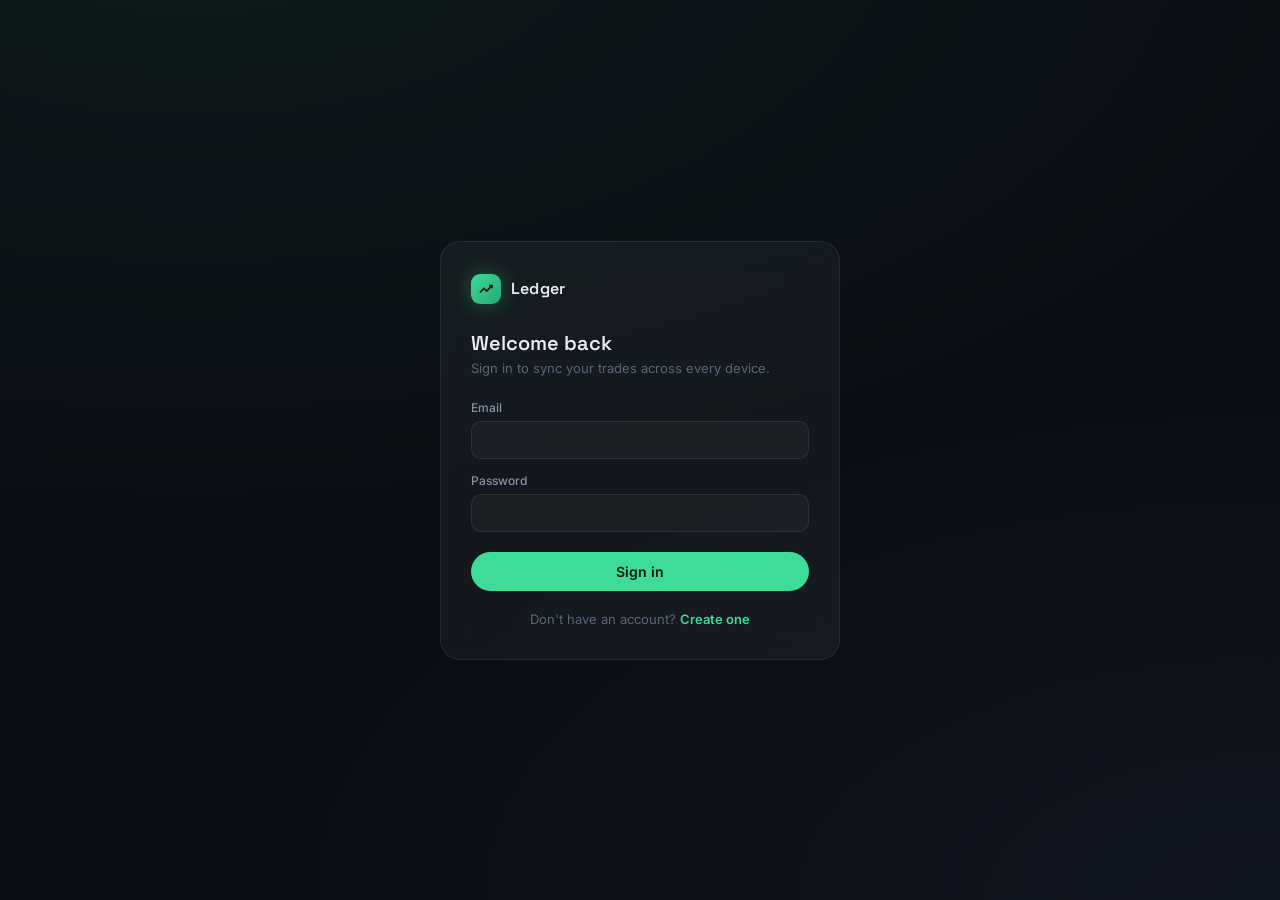
<file: login.html>
<!DOCTYPE html>
<html lang="en">
<head>
<meta charset="UTF-8">
<meta name="viewport" content="width=device-width, initial-scale=1.0">
<title>Sign in — Ledger</title>
<link rel="preconnect" href="https://fonts.googleapis.com">
<link href="https://fonts.googleapis.com/css2?family=Space+Grotesk:wght@500;600;700&family=Inter:wght@400;500;600&family=JetBrains+Mono:wght@400;500;600&display=swap" rel="stylesheet">
<link rel="stylesheet" href="css/styles.css">
<style>
  body{ display:block; }
  .auth-page{ background:
      radial-gradient(1200px 600px at 15% -10%, rgba(61,220,151,0.06), transparent),
      radial-gradient(1000px 500px at 100% 100%, rgba(124,158,255,0.05), transparent),
      var(--bg);
  }
</style>
<link rel="manifest" href="manifest.json">
<meta name="theme-color" content="#0A0E14">
<link rel="apple-touch-icon" href="icons/apple-touch-icon.png">
<link rel="icon" href="icons/icon-192.png">
<script>if('serviceWorker' in navigator){window.addEventListener('load',()=>{navigator.serviceWorker.register('sw.js').catch(()=>{});});}</script>
</head>
<body>

<div class="auth-page">
  <div class="auth-card">
    <div class="auth-brand">
      <div class="brand-mark">
        <svg viewBox="0 0 24 24" fill="none" stroke="#08150F" stroke-width="2.5"><path d="M3 17l6-6 4 4 8-8"/><path d="M17 7h4v4"/></svg>
      </div>
      <div class="brand-name">Ledger</div>
    </div>

    <div id="loginPane">
      <div class="auth-title">Welcome back</div>
      <div class="auth-sub">Sign in to sync your trades across every device.</div>
      <div class="auth-error" id="loginError"></div>
      <form class="auth-form" id="loginForm">
        <div class="field">
          <label for="loginEmail">Email</label>
          <input type="email" id="loginEmail" autocomplete="email" required>
        </div>
        <div class="field">
          <label for="loginPassword">Password</label>
          <input type="password" id="loginPassword" autocomplete="current-password" required>
        </div>
        <button type="submit" class="btn-primary auth-submit" id="loginSubmit">Sign in</button>
      </form>
      <div class="auth-switch">Don't have an account? <a id="showRegister">Create one</a></div>
    </div>

    <div id="registerPane" style="display:none;">
      <div class="auth-title">Create your account</div>
      <div class="auth-sub">Free forever. Your data syncs automatically once you're in.</div>
      <div class="auth-error" id="registerError"></div>
      <form class="auth-form" id="registerForm">
        <div class="field">
          <label for="registerName">Name</label>
          <input type="text" id="registerName" autocomplete="name" required>
        </div>
        <div class="field">
          <label for="registerEmail">Email</label>
          <input type="email" id="registerEmail" autocomplete="email" required>
        </div>
        <div class="field">
          <label for="registerPassword">Password</label>
          <input type="password" id="registerPassword" autocomplete="new-password" minlength="8" required>
          <div class="field-error">At least 8 characters.</div>
        </div>
        <button type="submit" class="btn-primary auth-submit" id="registerSubmit">Create account</button>
      </form>
      <div class="auth-switch">Already have an account? <a id="showLogin">Sign in</a></div>
    </div>
  </div>
</div>

<script type="module" src="js/pages/login.js"></script>
</body>
</html>
</file>
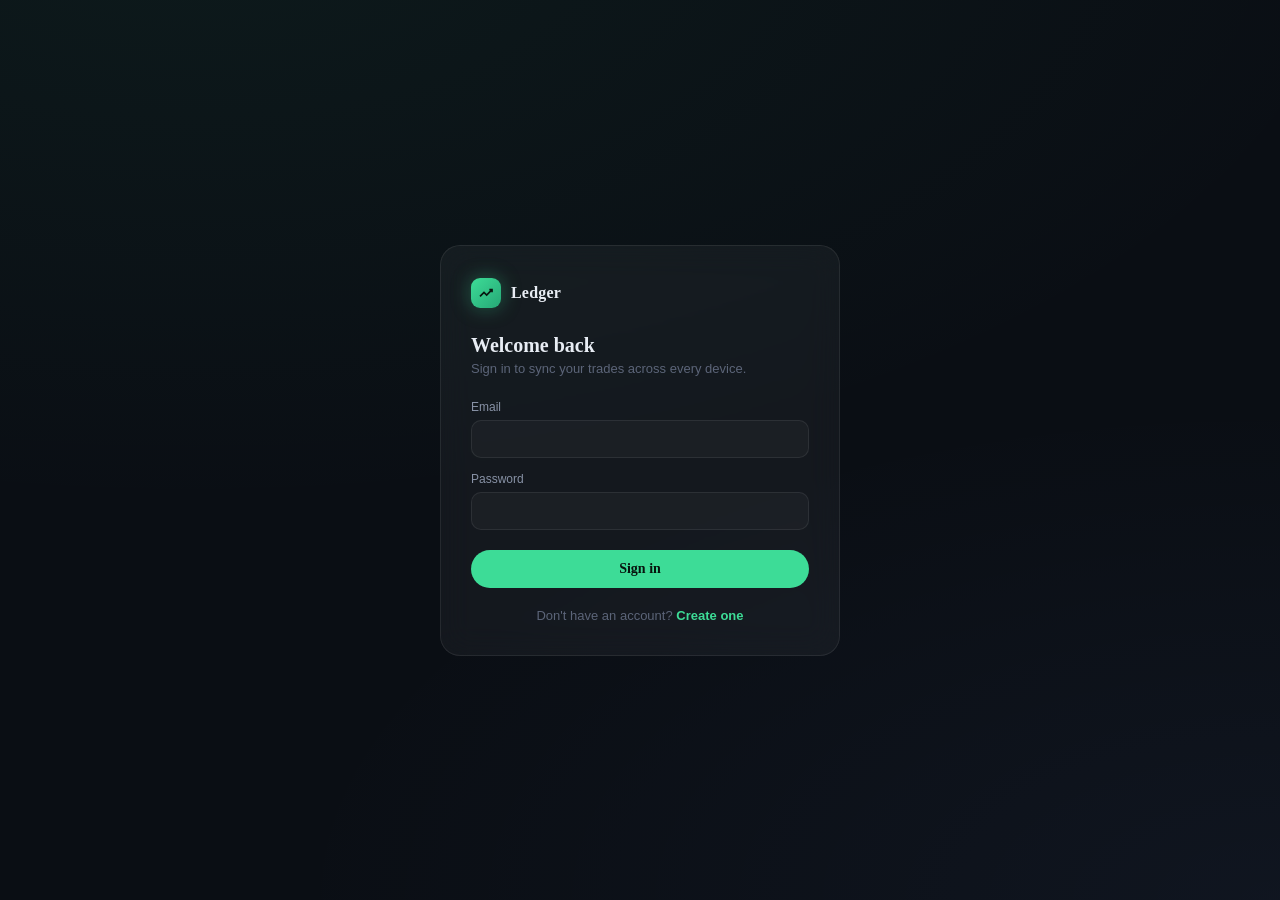
<file: risk-calculator.html>
<!DOCTYPE html>
<html lang="en">
<head>
<meta charset="UTF-8">
<meta name="viewport" content="width=device-width, initial-scale=1.0">
<title>Risk Calculator — Ledger</title>
<link rel="preconnect" href="https://fonts.googleapis.com">
<link href="https://fonts.googleapis.com/css2?family=Space+Grotesk:wght@500;600;700&family=Inter:wght@400;500;600&family=JetBrains+Mono:wght@400;500;600&display=swap" rel="stylesheet">
<link rel="stylesheet" href="css/styles.css">
<link rel="manifest" href="manifest.json">
<meta name="theme-color" content="#0A0E14">
<link rel="apple-touch-icon" href="icons/apple-touch-icon.png">
<link rel="icon" href="icons/icon-192.png">
<script>if('serviceWorker' in navigator){window.addEventListener('load',()=>{navigator.serviceWorker.register('sw.js').catch(()=>{});});}</script>
</head>
<body>

<aside class="sidebar">
  <div class="brand">
    <div class="brand-mark"><svg viewBox="0 0 24 24" fill="none" stroke="#08150F" stroke-width="2.5"><path d="M3 17l6-6 4 4 8-8"/><path d="M17 7h4v4"/></svg></div>
    <div class="brand-name">Ledger</div>
  </div>

  <div class="nav-section-label">Overview</div>
  <a class="nav-item" href="dashboard.html" style="text-decoration:none;">
    <svg viewBox="0 0 24 24" fill="none" stroke="currentColor" stroke-width="2"><rect x="3" y="3" width="7" height="9" rx="1.5"/><rect x="14" y="3" width="7" height="5" rx="1.5"/><rect x="14" y="12" width="7" height="9" rx="1.5"/><rect x="3" y="16" width="7" height="5" rx="1.5"/></svg>
    Dashboard
  </a>
  <a class="nav-item" href="trades.html" style="text-decoration:none;">
    <svg viewBox="0 0 24 24" fill="none" stroke="currentColor" stroke-width="2"><path d="M4 19h16M6 15l4-5 3 3 5-7"/></svg>
    Trade History
  </a>
  <a class="nav-item" href="calendar.html" style="text-decoration:none;">
    <svg viewBox="0 0 24 24" fill="none" stroke="currentColor" stroke-width="2"><rect x="3" y="4" width="18" height="17" rx="2"/><path d="M3 9h18M8 3v3M16 3v3"/></svg>
    Calendar
  </a>
  <a class="nav-item" href="journal.html" style="text-decoration:none;">
    <svg viewBox="0 0 24 24" fill="none" stroke="currentColor" stroke-width="2"><path d="M4 4h13l3 4v12a1 1 0 0 1-1 1H4a1 1 0 0 1-1-1V5a1 1 0 0 1 1-1z"/><path d="M8 9h8M8 13h8M8 17h5"/></svg>
    Journal
  </a>

  <div class="nav-section-label">Analysis</div>
  <a class="nav-item" href="statistics.html" style="text-decoration:none;">
    <svg viewBox="0 0 24 24" fill="none" stroke="currentColor" stroke-width="2"><path d="M3 3v18h18"/><path d="M7 15l4-4 3 3 5-6"/></svg>
    Statistics
  </a>
  <a class="nav-item" href="psychology.html" style="text-decoration:none;">
    <svg viewBox="0 0 24 24" fill="none" stroke="currentColor" stroke-width="2"><circle cx="12" cy="12" r="9"/><path d="M12 8v4l3 2"/></svg>
    Psychology
  </a>
  <a class="nav-item" href="goals.html" style="text-decoration:none;">
    <svg viewBox="0 0 24 24" fill="none" stroke="currentColor" stroke-width="2"><circle cx="12" cy="12" r="9"/><path d="M12 6v6l4 2"/><circle cx="12" cy="12" r="2.2" fill="currentColor" stroke="none"/></svg>
    Goals
  </a>

  <div class="nav-section-label">Tools</div>
  <div class="nav-item active">
    <svg viewBox="0 0 24 24" fill="none" stroke="currentColor" stroke-width="2"><rect x="4" y="2" width="16" height="20" rx="2"/><path d="M8 7h8M8 11h8M8 15h4"/></svg>
    Risk Calculator
  </div>
  <a class="nav-item" href="settings.html" style="text-decoration:none;" title="Manage accounts & sync tokens in Settings">
    <svg viewBox="0 0 24 24" fill="none" stroke="currentColor" stroke-width="2"><path d="M12 2v4M12 18v4M4.9 4.9l2.8 2.8M16.3 16.3l2.8 2.8M2 12h4M18 12h4M4.9 19.1l2.8-2.8M16.3 7.7l2.8-2.8"/></svg>
    MT5 Sync
  </a>
  <a class="nav-item" href="settings.html" style="text-decoration:none;">
    <svg viewBox="0 0 24 24" fill="none" stroke="currentColor" stroke-width="2"><circle cx="12" cy="12" r="3"/><path d="M19.4 15a1.7 1.7 0 0 0 .3 1.9l.1.1a2 2 0 1 1-2.8 2.8l-.1-.1a1.7 1.7 0 0 0-1.9-.3 1.7 1.7 0 0 0-1 1.5V21a2 2 0 1 1-4 0v-.1a1.7 1.7 0 0 0-1-1.6 1.7 1.7 0 0 0-1.9.3l-.1.1a2 2 0 1 1-2.8-2.8l.1-.1a1.7 1.7 0 0 0 .3-1.9 1.7 1.7 0 0 0-1.5-1H3a2 2 0 1 1 0-4h.1a1.7 1.7 0 0 0 1.6-1 1.7 1.7 0 0 0-.3-1.9l-.1-.1a2 2 0 1 1 2.8-2.8l.1.1a1.7 1.7 0 0 0 1.9.3H9a1.7 1.7 0 0 0 1-1.5V3a2 2 0 1 1 4 0v.1a1.7 1.7 0 0 0 1 1.6 1.7 1.7 0 0 0 1.9-.3l.1-.1a2 2 0 1 1 2.8 2.8l-.1.1a1.7 1.7 0 0 0-.3 1.9V9a1.7 1.7 0 0 0 1.5 1H21a2 2 0 1 1 0 4h-.1a1.7 1.7 0 0 0-1.6 1z"/></svg>
    Settings
  </a>

  <div class="sidebar-foot" id="userFoot" style="cursor:pointer;" title="Sign out">
    <div class="avatar" id="userAvatar">--</div>
    <div><div class="who" id="userName">Loading…</div><div class="plan" id="userSub">Sign out</div></div>
  </div>
</aside>

<main class="main">

  <div class="topbar">
    <div class="topbar-left">
      <h1>Risk Calculator</h1>
      <p>Position size, lot size, and margin — instrument-agnostic, works for forex, crypto, indices, or stocks</p>
    </div>
    <div class="topbar-right">
      <div class="sync-status" id="syncStatus"><span class="sync-dot status-offline" id="syncDot"></span><span id="syncStatusText">Connecting…</span></div>
    </div>
  </div>

  <div class="grid-row" style="grid-template-columns:1fr 1fr;">
    <div class="card">
      <div class="card-head"><div class="card-title">Inputs</div></div>

      <div class="form-grid">
        <div class="field span-2">
          <label for="rBalance">Account Balance ($)</label>
          <input type="number" step="any" id="rBalance" value="10000">
        </div>

        <div class="field"><label for="rRiskMode">Risk mode</label>
          <select id="rRiskMode"><option value="percent">% of balance</option><option value="fixed">Fixed amount</option></select>
        </div>
        <div class="field"><label for="rRiskValue" id="rRiskValueLabel">Risk %</label><input type="number" step="any" id="rRiskValue" value="1"></div>

        <div class="field"><label for="rEntryPrice">Entry Price</label><input type="number" step="any" id="rEntryPrice" placeholder="1.0850"></div>
        <div class="field"><label for="rStopLoss">Stop Loss Price</label><input type="number" step="any" id="rStopLoss" placeholder="1.0800"></div>
        <div class="field"><label for="rTakeProfit">Take Profit Price (optional)</label><input type="number" step="any" id="rTakeProfit" placeholder="1.0950"></div>
        <div class="field"><label for="rContractSize">Contract Size (units per lot)</label><input type="number" step="any" id="rContractSize" value="100000"></div>

        <div class="field"><label for="rLeverage">Leverage</label><input type="number" step="any" id="rLeverage" value="100"></div>
        <div class="field"><label for="rDirection">Direction</label><select id="rDirection"><option value="buy">Buy / Long</option><option value="sell">Sell / Short</option></select></div>
      </div>

      <div class="card-sub" style="margin-top:8px;">
        Contract size defaults to a standard forex lot (100,000 units). For crypto or stocks, set it to the number of units per "lot" you trade — e.g. 1 for a single share or coin.
      </div>
    </div>

    <div class="card">
      <div class="card-head"><div class="card-title">Result</div></div>
      <div class="calc-result">
        <div class="calc-result-row"><span class="label">Risk Amount</span><span class="value" id="outRiskAmount">$0.00</span></div>
        <div class="calc-result-row"><span class="label">Stop Distance</span><span class="value" id="outStopDistance">0.0000</span></div>
        <div class="calc-result-row"><span class="label">Position Size (units)</span><span class="value" id="outPositionSize">0</span></div>
        <div class="calc-result-row"><span class="label">Lot Size</span><span class="value" id="outLotSize">0.00</span></div>
        <div class="calc-result-row"><span class="label">Potential Reward</span><span class="value" id="outReward">—</span></div>
        <div class="calc-result-row"><span class="label">Risk : Reward</span><span class="value" id="outRR">—</span></div>
        <div class="calc-result-row"><span class="label">Margin Required</span><span class="value" id="outMargin">$0.00</span></div>
      </div>
      <div class="card-sub" style="margin-top:12px;">
        This is a planning estimate, not a guarantee of fill price, slippage, or broker-specific margin rules. Always confirm sizing in your broker's terminal before placing a trade.
      </div>
    </div>
  </div>

</main>

<script type="module" src="js/pages/risk-calculator.js"></script>
</body>
</html>
</file>
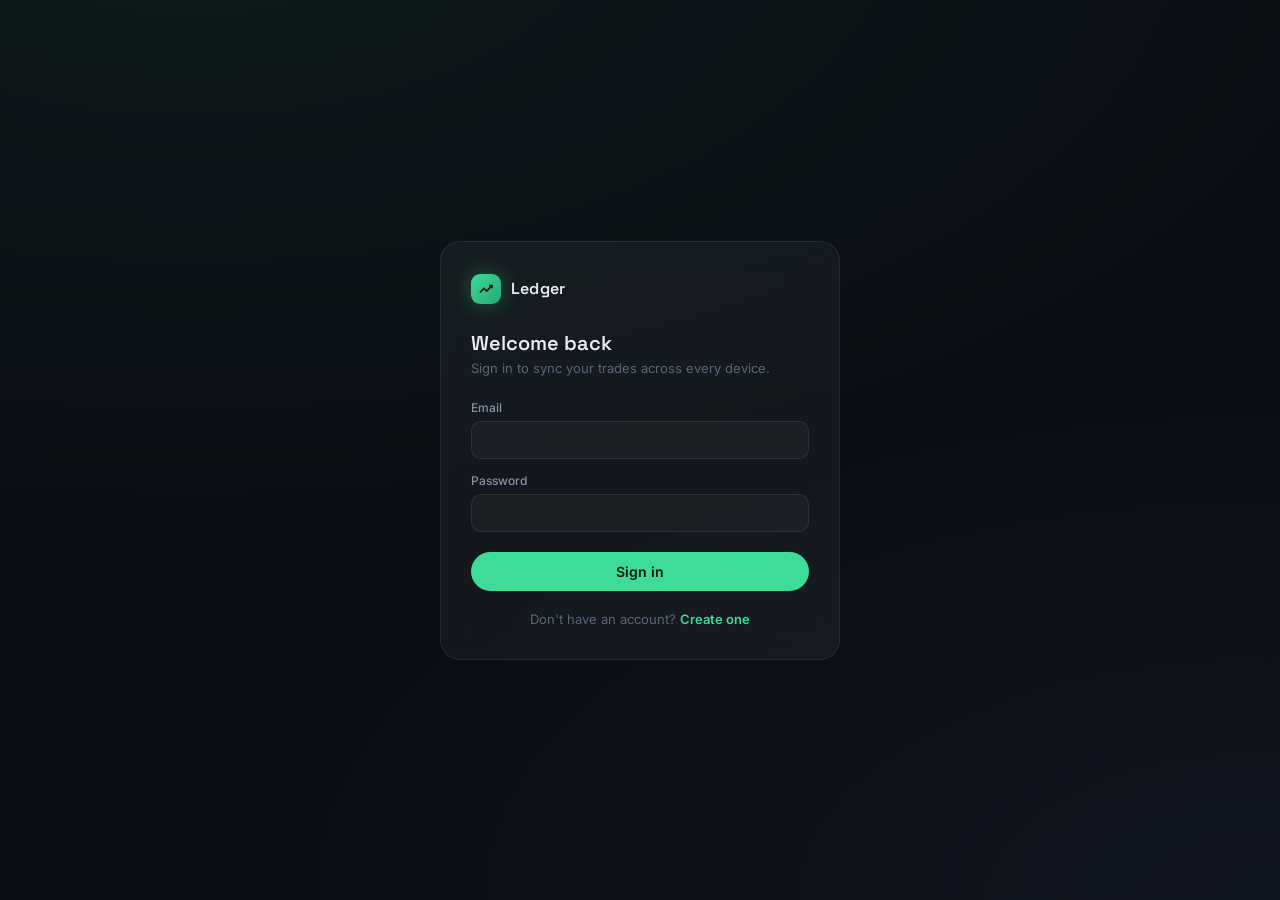
<file: settings.html>
<!DOCTYPE html>
<html lang="en">
<head>
<meta charset="UTF-8">
<meta name="viewport" content="width=device-width, initial-scale=1.0">
<title>Settings — Ledger</title>
<link rel="preconnect" href="https://fonts.googleapis.com">
<link href="https://fonts.googleapis.com/css2?family=Space+Grotesk:wght@500;600;700&family=Inter:wght@400;500;600&family=JetBrains+Mono:wght@400;500;600&display=swap" rel="stylesheet">
<link rel="stylesheet" href="css/styles.css">
<link rel="manifest" href="manifest.json">
<meta name="theme-color" content="#0A0E14">
<link rel="apple-touch-icon" href="icons/apple-touch-icon.png">
<link rel="icon" href="icons/icon-192.png">
<script>if('serviceWorker' in navigator){window.addEventListener('load',()=>{navigator.serviceWorker.register('sw.js').catch(()=>{});});}</script>
</head>
<body>

<!-- ================= SIDEBAR ================= -->
<aside class="sidebar">
  <div class="brand">
    <div class="brand-mark">
      <svg viewBox="0 0 24 24" fill="none" stroke="#08150F" stroke-width="2.5"><path d="M3 17l6-6 4 4 8-8"/><path d="M17 7h4v4"/></svg>
    </div>
    <div class="brand-name">Ledger</div>
  </div>

  <div class="nav-section-label">Overview</div>
  <a class="nav-item" href="dashboard.html" style="text-decoration:none;">
    <svg viewBox="0 0 24 24" fill="none" stroke="currentColor" stroke-width="2"><rect x="3" y="3" width="7" height="9" rx="1.5"/><rect x="14" y="3" width="7" height="5" rx="1.5"/><rect x="14" y="12" width="7" height="9" rx="1.5"/><rect x="3" y="16" width="7" height="5" rx="1.5"/></svg>
    Dashboard
  </a>
  <a class="nav-item" href="trades.html" style="text-decoration:none;">
    <svg viewBox="0 0 24 24" fill="none" stroke="currentColor" stroke-width="2"><path d="M4 19h16M6 15l4-5 3 3 5-7"/></svg>
    Trade History
  </a>
  <a class="nav-item" href="calendar.html" style="text-decoration:none;">
    <svg viewBox="0 0 24 24" fill="none" stroke="currentColor" stroke-width="2"><rect x="3" y="4" width="18" height="17" rx="2"/><path d="M3 9h18M8 3v3M16 3v3"/></svg>
    Calendar
  </a>
  <a class="nav-item" href="journal.html" style="text-decoration:none;">
    <svg viewBox="0 0 24 24" fill="none" stroke="currentColor" stroke-width="2"><path d="M4 4h13l3 4v12a1 1 0 0 1-1 1H4a1 1 0 0 1-1-1V5a1 1 0 0 1 1-1z"/><path d="M8 9h8M8 13h8M8 17h5"/></svg>
    Journal
  </a>

  <div class="nav-section-label">Analysis</div>
  <a class="nav-item" href="statistics.html" style="text-decoration:none;">
    <svg viewBox="0 0 24 24" fill="none" stroke="currentColor" stroke-width="2"><path d="M3 3v18h18"/><path d="M7 15l4-4 3 3 5-6"/></svg>
    Statistics
  </a>
  <a class="nav-item" href="psychology.html" style="text-decoration:none;">
    <svg viewBox="0 0 24 24" fill="none" stroke="currentColor" stroke-width="2"><circle cx="12" cy="12" r="9"/><path d="M12 8v4l3 2"/></svg>
    Psychology
  </a>
  <a class="nav-item" href="goals.html" style="text-decoration:none;">
    <svg viewBox="0 0 24 24" fill="none" stroke="currentColor" stroke-width="2"><circle cx="12" cy="12" r="9"/><path d="M12 6v6l4 2"/><circle cx="12" cy="12" r="2.2" fill="currentColor" stroke="none"/></svg>
    Goals
  </a>

  <div class="nav-section-label">Tools</div>
  <a class="nav-item" href="risk-calculator.html" style="text-decoration:none;">
    <svg viewBox="0 0 24 24" fill="none" stroke="currentColor" stroke-width="2"><rect x="4" y="2" width="16" height="20" rx="2"/><path d="M8 7h8M8 11h8M8 15h4"/></svg>
    Risk Calculator
  </a>
  <a class="nav-item" href="settings.html" style="text-decoration:none;" title="Manage accounts & sync tokens in Settings">
    <svg viewBox="0 0 24 24" fill="none" stroke="currentColor" stroke-width="2"><path d="M12 2v4M12 18v4M4.9 4.9l2.8 2.8M16.3 16.3l2.8 2.8M2 12h4M18 12h4M4.9 19.1l2.8-2.8M16.3 7.7l2.8-2.8"/></svg>
    MT5 Sync
  </a>
  <div class="nav-item active">
    <svg viewBox="0 0 24 24" fill="none" stroke="currentColor" stroke-width="2"><circle cx="12" cy="12" r="3"/><path d="M19.4 15a1.7 1.7 0 0 0 .3 1.9l.1.1a2 2 0 1 1-2.8 2.8l-.1-.1a1.7 1.7 0 0 0-1.9-.3 1.7 1.7 0 0 0-1 1.5V21a2 2 0 1 1-4 0v-.1a1.7 1.7 0 0 0-1-1.6 1.7 1.7 0 0 0-1.9.3l-.1.1a2 2 0 1 1-2.8-2.8l.1-.1a1.7 1.7 0 0 0 .3-1.9 1.7 1.7 0 0 0-1.5-1H3a2 2 0 1 1 0-4h.1a1.7 1.7 0 0 0 1.6-1 1.7 1.7 0 0 0-.3-1.9l-.1-.1a2 2 0 1 1 2.8-2.8l.1.1a1.7 1.7 0 0 0 1.9.3H9a1.7 1.7 0 0 0 1-1.5V3a2 2 0 1 1 4 0v.1a1.7 1.7 0 0 0 1 1.6 1.7 1.7 0 0 0 1.9-.3l.1-.1a2 2 0 1 1 2.8 2.8l-.1.1a1.7 1.7 0 0 0-.3 1.9V9a1.7 1.7 0 0 0 1.5 1H21a2 2 0 1 1 0 4h-.1a1.7 1.7 0 0 0-1.6 1z"/></svg>
    Settings
  </div>

  <div class="sidebar-foot" id="userFoot" style="cursor:pointer;" title="Sign out">
    <div class="avatar" id="userAvatar">--</div>
    <div>
      <div class="who" id="userName">Loading…</div>
      <div class="plan" id="userSub">Sign out</div>
    </div>
  </div>
</aside>

<!-- ================= MAIN ================= -->
<main class="main">

  <div class="topbar">
    <div class="topbar-left">
      <h1>Settings</h1>
      <p>Accounts, sync, and how the app looks and feels</p>
    </div>
    <div class="topbar-right">
      <div class="sync-status" id="syncStatus">
        <span class="sync-dot status-offline" id="syncDot"></span>
        <span id="syncStatusText">Connecting…</span>
      </div>
    </div>
  </div>

  <div class="settings-grid">
    <nav class="settings-nav">
      <div class="settings-nav-item active" data-section="preferences">Preferences</div>
      <div class="settings-nav-item" data-section="accounts">Trading Accounts</div>
      <div class="settings-nav-item" data-section="sync">Sync &amp; Devices</div>
      <div class="settings-nav-item" data-section="data">Data</div>
    </nav>

    <div>
      <!-- ============ PREFERENCES ============ -->
      <div class="card settings-section active" id="section-preferences">
        <div class="card-head"><div class="card-title">Appearance</div></div>

        <div class="settings-row">
          <div><div class="settings-row-label">Theme</div><div class="settings-row-sub">Applies across the whole app.</div></div>
          <div class="theme-options">
            <div class="theme-swatch dark" data-theme-choice="dark">Dark</div>
            <div class="theme-swatch light" data-theme-choice="light">Light</div>
          </div>
        </div>

        <div class="settings-row">
          <div><div class="settings-row-label">Accent color</div><div class="settings-row-sub">Used for profit, highlights, and primary buttons.</div></div>
          <div class="accent-options" id="accentOptions"></div>
        </div>

        <div class="card-head" style="margin-top:8px;"><div class="card-title">Trading Preferences</div></div>

        <div class="settings-row">
          <div><div class="settings-row-label">Currency</div></div>
          <div class="settings-row-control"><select id="currencySelect"></select></div>
        </div>
        <div class="settings-row">
          <div><div class="settings-row-label">Timezone</div></div>
          <div class="settings-row-control"><select id="timezoneSelect"></select></div>
        </div>
        <div class="settings-row">
          <div><div class="settings-row-label">Starting balance</div><div class="settings-row-sub">Used as the baseline for your equity curve and drawdown.</div></div>
          <div class="settings-row-control"><input type="number" step="any" id="startingBalanceInput"></div>
        </div>
        <div class="settings-row">
          <div><div class="settings-row-label">Language</div><div class="settings-row-sub">More languages coming soon.</div></div>
          <div class="settings-row-control">
            <select id="languageSelect">
              <option value="en">English</option>
              <option value="es">Español (soon)</option>
              <option value="fr">Français (soon)</option>
              <option value="de">Deutsch (soon)</option>
              <option value="pt">Português (soon)</option>
            </select>
          </div>
        </div>

        <div class="card-head" style="margin-top:8px;"><div class="card-title">Behavior</div></div>

        <div class="settings-row">
          <div><div class="settings-row-label">Notifications</div><div class="settings-row-sub">Alerts for goals, sync issues, and daily summaries.</div></div>
          <div class="toggle" id="toggleNotifications" data-key="notifications_enabled"><div class="toggle-knob"></div></div>
        </div>
        <div class="settings-row">
          <div><div class="settings-row-label">Auto backup</div><div class="settings-row-sub">Keeps your synced data as your backup — nothing extra to configure.</div></div>
          <div class="toggle" id="toggleAutoBackup" data-key="auto_backup_enabled"><div class="toggle-knob"></div></div>
        </div>
        <div class="settings-row">
          <div><div class="settings-row-label">Auto sync</div><div class="settings-row-sub">Sync automatically every 30 seconds and after every save.</div></div>
          <div class="toggle" id="toggleAutoSync" data-key="auto_sync_enabled"><div class="toggle-knob"></div></div>
        </div>
      </div>

      <!-- ============ TRADING ACCOUNTS ============ -->
      <div class="card settings-section" id="section-accounts">
        <div class="card-head">
          <div>
            <div class="card-title">Trading Accounts</div>
            <div class="card-sub">MT5 accounts and prop firm challenges linked to your journal.</div>
          </div>
          <button class="btn-primary" id="addAccountBtn">
            <svg viewBox="0 0 24 24" fill="none" stroke="currentColor" stroke-width="2.5" width="14" height="14"><path d="M12 5v14M5 12h14"/></svg>
            Add Account
          </button>
        </div>
        <div id="accountsList"></div>
        <div class="empty-state" id="accountsEmptyState" style="display:none;">
          <svg viewBox="0 0 24 24" fill="none" stroke="currentColor" stroke-width="1.5"><rect x="2" y="5" width="20" height="14" rx="2"/><path d="M2 10h20"/></svg>
          <div class="title">No accounts linked yet</div>
          <div class="sub">Add an account to get a sync token for the MT5 EA (coming in the next phase).</div>
        </div>

        <!-- Add account inline form -->
        <div id="addAccountForm" style="display:none; margin-top:16px; padding-top:16px; border-top:1px solid var(--glass-border);">
          <div class="form-grid">
            <div class="field"><label for="aName">Account name *</label><input type="text" id="aName" placeholder="FTMO 100K Challenge"></div>
            <div class="field"><label for="aPropFirm">Prop firm</label><input type="text" id="aPropFirm" placeholder="FTMO, Alpha Capital, Maven…"></div>
            <div class="field"><label for="aBroker">Broker</label><input type="text" id="aBroker" placeholder="e.g. IC Markets"></div>
            <div class="field"><label for="aAccountNumber">Account number</label><input type="text" id="aAccountNumber"></div>
            <div class="field"><label for="aMt5Login">MT5 login</label><input type="text" id="aMt5Login"></div>
            <div class="field"><label for="aMt5Server">MT5 server</label><input type="text" id="aMt5Server" placeholder="Broker-Live01"></div>
            <div class="field"><label for="aCurrency">Currency</label><input type="text" id="aCurrency" value="USD"></div>
            <div class="field"><label for="aStartingBalance">Starting balance</label><input type="number" step="any" id="aStartingBalance" value="0"></div>
          </div>
          <div class="form-actions">
            <button type="button" class="btn-ghost" id="cancelAddAccount">Cancel</button>
            <button type="button" class="btn-primary" id="saveAccountBtn">Save Account</button>
          </div>
        </div>
      </div>

      <!-- ============ SYNC & DEVICES ============ -->
      <div class="card settings-section" id="section-sync">
        <div class="card-head">
          <div class="card-title">Sync</div>
          <button class="btn-ghost" id="syncNowBtn">Sync now</button>
        </div>
        <div class="settings-row">
          <div><div class="settings-row-label">Status</div></div>
          <div class="settings-row-control" id="syncDetailStatus">—</div>
        </div>

        <div class="card-head" style="margin-top:8px;"><div class="card-title">Active Devices</div></div>
        <div id="sessionsList"></div>
      </div>

      <!-- ============ DATA ============ -->
      <div class="card settings-section" id="section-data">
        <div class="card-head"><div class="card-title">Export your data</div></div>
        <div class="settings-row">
          <div><div class="settings-row-label">Full backup (JSON)</div><div class="settings-row-sub">Trades, journal entries, calendar notes, and goals stored on this device.</div></div>
          <div class="settings-row-control"><button class="btn-ghost" id="exportAllBtn">Download</button></div>
        </div>
      </div>
    </div>
  </div>

</main>

<div class="toast-stack" id="toastStack"></div>

<script type="module" src="js/pages/settings.js"></script>
</body>
</html>
</file>
<file: css/styles.css>
:root{
    --bg:#0A0E14;
    --bg-elev:#0D1119;
    --glass:rgba(255,255,255,0.045);
    --glass-border:rgba(255,255,255,0.08);
    --glass-hover:rgba(255,255,255,0.07);
    --text:#E8EDF4;
    --text-muted:#8892A6;
    --text-dim:#5C6579;
    --mint:#3DDC97;
    --mint-dim:rgba(61,220,151,0.14);
    --coral:#FF6B6B;
    --coral-dim:rgba(255,107,107,0.14);
    --periwinkle:#7C9EFF;
    --amber:#F5B860;
    --radius-lg:20px;
    --radius-md:14px;
    --radius-sm:10px;
  }
  *{box-sizing:border-box; margin:0; padding:0;}
  body{
    background:
      radial-gradient(1200px 600px at 15% -10%, rgba(61,220,151,0.06), transparent),
      radial-gradient(1000px 500px at 100% 0%, rgba(124,158,255,0.05), transparent),
      var(--bg);
    color:var(--text);
    font-family:'Inter', sans-serif;
    min-height:100vh;
    display:flex;
    -webkit-font-smoothing:antialiased;
  }
  ::selection{ background:var(--mint-dim); color:var(--mint); }

  .num{ font-family:'JetBrains Mono', monospace; font-variant-numeric:tabular-nums; }
  .display{ font-family:'Space Grotesk', sans-serif; }

  /* ---------- Sidebar ---------- */
  .sidebar{
    width:232px;
    flex-shrink:0;
    padding:24px 16px;
    display:flex;
    flex-direction:column;
    gap:4px;
    border-right:1px solid var(--glass-border);
    position:sticky;
    top:0;
    height:100vh;
  }
  .brand{
    display:flex; align-items:center; gap:10px;
    padding:6px 10px 28px 10px;
  }
  .brand-mark{
    width:30px; height:30px; border-radius:9px;
    background:linear-gradient(135deg, var(--mint), #26A876);
    display:flex; align-items:center; justify-content:center;
    box-shadow:0 0 20px rgba(61,220,151,0.35);
  }
  .brand-mark svg{ width:16px; height:16px; }
  .brand-name{ font-family:'Space Grotesk'; font-weight:600; font-size:16px; letter-spacing:0.2px; }

  .nav-section-label{
    font-size:11px; text-transform:uppercase; letter-spacing:0.08em;
    color:var(--text-dim); padding:16px 12px 8px 12px; font-weight:600;
  }
  .nav-item{
    display:flex; align-items:center; gap:11px;
    padding:9px 12px; border-radius:var(--radius-sm);
    color:var(--text-muted); font-size:14px; font-weight:500;
    cursor:pointer; transition:background 0.15s, color 0.15s;
    position:relative;
  }
  .nav-item svg{ width:17px; height:17px; opacity:0.85; flex-shrink:0; }
  .nav-item:hover{ background:var(--glass); color:var(--text); }
  .nav-item.active{ background:var(--mint-dim); color:var(--mint); }
  .nav-item.active svg{ opacity:1; }
  .nav-item.active::before{
    content:''; position:absolute; left:-16px; top:8px; bottom:8px; width:3px;
    background:var(--mint); border-radius:0 3px 3px 0;
  }

  .sidebar-foot{
    margin-top:auto; padding:12px; border-radius:var(--radius-md);
    background:var(--glass); border:1px solid var(--glass-border);
    display:flex; align-items:center; gap:10px;
  }
  .avatar{
    width:32px; height:32px; border-radius:50%;
    background:linear-gradient(135deg, var(--periwinkle), #4A63C9);
    display:flex; align-items:center; justify-content:center;
    font-size:12px; font-weight:600; flex-shrink:0;
  }
  .sidebar-foot .who{ font-size:13px; font-weight:600; line-height:1.3; }
  .sidebar-foot .plan{ font-size:11px; color:var(--text-dim); }

  /* ---------- Main ---------- */
  .main{ flex:1; min-width:0; padding:22px 32px 60px 32px; }

  .topbar{
    display:flex; align-items:center; justify-content:space-between;
    margin-bottom:26px; gap:20px;
  }
  .topbar-left h1{ font-family:'Space Grotesk'; font-size:22px; font-weight:600; }
  .topbar-left p{ color:var(--text-dim); font-size:13px; margin-top:2px; }

  .topbar-right{ display:flex; align-items:center; gap:12px; }

  .account-pill{
    display:flex; align-items:center; gap:8px;
    background:var(--glass); border:1px solid var(--glass-border);
    padding:8px 14px; border-radius:100px; font-size:13px; font-weight:500;
    cursor:pointer;
  }
  .account-pill .dot{ width:6px; height:6px; border-radius:50%; background:var(--mint); }
  .account-pill svg{ width:14px; height:14px; color:var(--text-dim); }

  .sync-status{
    display:flex; align-items:center; gap:7px;
    font-size:12.5px; color:var(--text-muted); font-weight:500;
    background:var(--glass); border:1px solid var(--glass-border);
    padding:8px 13px; border-radius:100px;
  }
  .sync-dot{
    width:7px; height:7px; border-radius:50%; background:var(--mint);
    box-shadow:0 0 8px var(--mint);
    animation:pulse 2.2s ease-in-out infinite;
  }
  @keyframes pulse{ 0%,100%{opacity:1;} 50%{opacity:0.4;} }

  .btn-primary{
    background:var(--mint); color:#08150F; border:none;
    font-family:'Inter'; font-weight:600; font-size:13px;
    padding:9px 16px; border-radius:100px; cursor:pointer;
    display:flex; align-items:center; gap:6px;
    transition:transform 0.12s, box-shadow 0.12s;
    box-shadow:0 0 0 rgba(61,220,151,0);
  }
  .btn-primary:hover{ transform:translateY(-1px); box-shadow:0 6px 20px rgba(61,220,151,0.25); }
  .btn-primary svg{ width:14px; height:14px; }

  /* ---------- KPI Strip ---------- */
  .kpi-strip{
    display:grid;
    grid-template-columns:repeat(5, 1fr);
    gap:14px;
    margin-bottom:20px;
  }
  .kpi-card{
    background:var(--glass); border:1px solid var(--glass-border);
    border-radius:var(--radius-md); padding:16px 18px;
    backdrop-filter:blur(14px);
    transition:background 0.15s, transform 0.15s;
  }
  .kpi-card:hover{ background:var(--glass-hover); transform:translateY(-2px); }
  .kpi-label{ font-size:12px; color:var(--text-dim); font-weight:500; margin-bottom:9px; }
  .kpi-value{ font-size:22px; font-weight:600; letter-spacing:-0.2px; }
  .kpi-value.mint{ color:var(--mint); }
  .kpi-value.coral{ color:var(--coral); }
  .kpi-trend{ font-size:12px; margin-top:6px; display:flex; align-items:center; gap:4px; }
  .kpi-trend.up{ color:var(--mint); }
  .kpi-trend.down{ color:var(--coral); }
  .kpi-trend svg{ width:11px; height:11px; }

  /* ---------- Grid layout ---------- */
  .grid-row{ display:grid; gap:14px; margin-bottom:14px; }
  .grid-row.equity-row{ grid-template-columns:2.2fr 1fr; }
  .grid-row.charts-row{ grid-template-columns:1fr 1fr 1fr; }
  .grid-row.bottom-row{ grid-template-columns:1.5fr 1fr; }

  .card{
    background:var(--glass); border:1px solid var(--glass-border);
    border-radius:var(--radius-lg); padding:20px 22px;
    backdrop-filter:blur(14px);
  }
  .card-head{
    display:flex; align-items:center; justify-content:space-between;
    margin-bottom:16px;
  }
  .card-title{ font-family:'Space Grotesk'; font-size:15px; font-weight:600; }
  .card-sub{ font-size:12px; color:var(--text-dim); margin-top:2px; }

  .tf-toggle{ display:flex; gap:2px; background:rgba(255,255,255,0.03); padding:3px; border-radius:100px; border:1px solid var(--glass-border); }
  .tf-btn{
    font-size:11.5px; font-weight:600; color:var(--text-dim); padding:5px 11px;
    border-radius:100px; cursor:pointer; transition:all 0.15s;
  }
  .tf-btn.active{ background:var(--mint); color:#08150F; }

  /* Equity card specifics */
  .equity-headline{ display:flex; align-items:baseline; gap:10px; margin-bottom:2px; }
  .equity-headline .big{ font-size:30px; font-weight:600; }
  .equity-headline .delta{ font-size:13px; font-weight:600; color:var(--mint); background:var(--mint-dim); padding:3px 9px; border-radius:100px; }
  .chart-wrap{ position:relative; height:220px; margin-top:10px; }

  /* Calendar mini */
  .cal-head{ display:flex; align-items:center; justify-content:space-between; margin-bottom:14px; }
  .cal-arrow{ width:24px; height:24px; border-radius:7px; display:flex; align-items:center; justify-content:center; color:var(--text-dim); cursor:pointer; }
  .cal-arrow:hover{ background:var(--glass-hover); color:var(--text); }
  .cal-grid{ display:grid; grid-template-columns:repeat(7,1fr); gap:5px; }
  .cal-dow{ font-size:10px; color:var(--text-dim); text-align:center; font-weight:600; padding-bottom:4px; }
  .cal-day{
    aspect-ratio:1; border-radius:8px; display:flex; flex-direction:column; align-items:center; justify-content:center;
    font-size:10.5px; font-weight:600; cursor:pointer; gap:1px;
    border:1px solid transparent;
  }
  .cal-day.win{ background:var(--mint-dim); color:var(--mint); }
  .cal-day.loss{ background:var(--coral-dim); color:var(--coral); }
  .cal-day.flat{ background:rgba(255,255,255,0.04); color:var(--text-dim); }
  .cal-day.empty{ background:transparent; }
  .cal-day:hover{ border-color:currentColor; }
  .cal-day .pnl{ font-family:'JetBrains Mono'; font-size:8px; font-weight:500; opacity:0.85; }

  .mini-chart-wrap{ position:relative; height:150px; }

  /* Trades table */
  table{ width:100%; border-collapse:collapse; }
  thead th{
    text-align:left; font-size:11px; color:var(--text-dim); font-weight:600;
    text-transform:uppercase; letter-spacing:0.04em; padding:0 10px 10px 10px;
    border-bottom:1px solid var(--glass-border);
  }
  tbody td{ padding:12px 10px; font-size:13px; border-bottom:1px solid rgba(255,255,255,0.04); }
  tbody tr:last-child td{ border-bottom:none; }
  tbody tr{ transition:background 0.12s; }
  tbody tr:hover{ background:var(--glass-hover); }
  .pair-cell{ display:flex; align-items:center; gap:9px; font-weight:600; }
  .pair-flag{ width:26px; height:26px; border-radius:7px; background:rgba(255,255,255,0.05); display:flex; align-items:center; justify-content:center; font-size:10px; font-weight:700; color:var(--text-muted); }
  .dir-badge{
    font-size:11px; font-weight:600; padding:3px 9px; border-radius:100px;
    display:inline-flex; align-items:center; gap:4px;
  }
  .dir-badge.buy{ background:var(--mint-dim); color:var(--mint); }
  .dir-badge.sell{ background:var(--coral-dim); color:var(--coral); }
  .pnl-cell{ font-family:'JetBrains Mono'; font-weight:600; }
  .pnl-cell.pos{ color:var(--mint); }
  .pnl-cell.neg{ color:var(--coral); }
  .rr-cell{ font-family:'JetBrains Mono'; color:var(--text-muted); }
  .tag-chip{ font-size:11px; color:var(--text-dim); background:rgba(255,255,255,0.04); padding:3px 8px; border-radius:6px; }

  .view-all{ font-size:12.5px; color:var(--periwinkle); font-weight:600; cursor:pointer; }

  /* Psychology bars */
  .psy-row{ display:flex; align-items:center; gap:12px; margin-bottom:14px; }
  .psy-row:last-child{ margin-bottom:0; }
  .psy-label{ width:110px; font-size:12.5px; color:var(--text-muted); font-weight:500; flex-shrink:0; }
  .psy-bar-track{ flex:1; height:6px; border-radius:100px; background:rgba(255,255,255,0.05); overflow:hidden; }
  .psy-bar-fill{ height:100%; border-radius:100px; }
  .psy-val{ width:32px; text-align:right; font-family:'JetBrains Mono'; font-size:12px; color:var(--text-muted); flex-shrink:0; }

  @media (max-width: 1200px){
    .kpi-strip{ grid-template-columns:repeat(3,1fr); }
    .grid-row.equity-row, .grid-row.charts-row, .grid-row.bottom-row{ grid-template-columns:1fr; }
  }
  @media (max-width: 860px){
    .sidebar{ display:none; }
    .kpi-strip{ grid-template-columns:repeat(2,1fr); }
    .main{ padding:18px; }
  }

/* ========================================================================
   Additions for Phase: Frontend wiring (sync status, modal, auth page)
   ======================================================================== */

/* ---- Sync status dot states ---- */
.sync-dot.status-synced{ background:var(--mint); box-shadow:0 0 8px var(--mint); }
.sync-dot.status-syncing{ background:var(--amber); box-shadow:0 0 8px var(--amber); animation:pulse 0.9s ease-in-out infinite; }
.sync-dot.status-offline{ background:var(--coral); box-shadow:0 0 8px var(--coral); animation:none; }
.sync-dot.status-error{ background:var(--coral); box-shadow:0 0 8px var(--coral); animation:pulse 0.6s ease-in-out infinite; }
.sync-status.status-offline{ color:var(--coral); }
.sync-status.status-error{ color:var(--coral); }

/* ---- Toast (used for "trade saved", errors, etc.) ---- */
.toast-stack{
  position:fixed; bottom:24px; right:24px; z-index:200;
  display:flex; flex-direction:column; gap:10px; align-items:flex-end;
}
.toast{
  background:#12161f; border:1px solid var(--glass-border);
  padding:12px 16px; border-radius:var(--radius-sm);
  font-size:13px; font-weight:500; box-shadow:0 10px 30px rgba(0,0,0,0.4);
  display:flex; align-items:center; gap:8px;
  animation:toast-in 0.2s ease-out;
}
.toast.success{ border-color:rgba(61,220,151,0.3); color:var(--mint); }
.toast.error{ border-color:rgba(255,107,107,0.3); color:var(--coral); }
@keyframes toast-in{ from{ opacity:0; transform:translateY(8px);} to{ opacity:1; transform:translateY(0);} }

/* ---- Modal ---- */
.modal-overlay{
  position:fixed; inset:0; background:rgba(5,7,11,0.72); backdrop-filter:blur(3px);
  display:flex; align-items:center; justify-content:center; z-index:150;
  padding:20px;
}
.modal-overlay.hidden{ display:none; }
.modal{
  width:100%; max-width:560px; max-height:88vh; overflow-y:auto;
  background:var(--bg-elev); border:1px solid var(--glass-border);
  border-radius:var(--radius-lg); padding:24px 26px;
  box-shadow:0 24px 60px rgba(0,0,0,0.5);
}
.modal-head{ display:flex; align-items:center; justify-content:space-between; margin-bottom:20px; }
.modal-head h2{ font-family:'Space Grotesk'; font-size:18px; font-weight:600; }
.modal-close{ width:28px; height:28px; border-radius:8px; display:flex; align-items:center; justify-content:center; color:var(--text-dim); cursor:pointer; }
.modal-close:hover{ background:var(--glass-hover); color:var(--text); }

.form-grid{ display:grid; grid-template-columns:1fr 1fr; gap:14px; }
.form-grid.full{ grid-template-columns:1fr; }
.field{ display:flex; flex-direction:column; gap:6px; }
.field.span-2{ grid-column:span 2; }
.field label{ font-size:12px; color:var(--text-muted); font-weight:500; }
.field input, .field select, .field textarea{
  background:rgba(255,255,255,0.03); border:1px solid var(--glass-border);
  border-radius:var(--radius-sm); padding:10px 12px; color:var(--text);
  font-family:'Inter'; font-size:13.5px; outline:none;
  transition:border-color 0.15s, background 0.15s;
}
.field input:focus, .field select:focus, .field textarea:focus{
  border-color:var(--mint); background:rgba(255,255,255,0.05);
}
.field textarea{ resize:vertical; min-height:70px; font-family:'Inter'; }
.field-error{ font-size:11.5px; color:var(--coral); min-height:14px; }

.form-actions{ display:flex; justify-content:flex-end; gap:10px; margin-top:20px; }
.btn-ghost{
  background:transparent; border:1px solid var(--glass-border); color:var(--text-muted);
  font-weight:600; font-size:13px; padding:9px 16px; border-radius:100px; cursor:pointer;
}
.btn-ghost:hover{ background:var(--glass-hover); color:var(--text); }

/* ---- Empty state ---- */
.empty-state{
  display:flex; flex-direction:column; align-items:center; justify-content:center;
  padding:36px 20px; color:var(--text-dim); text-align:center; gap:8px;
}
.empty-state svg{ width:34px; height:34px; opacity:0.5; margin-bottom:4px; }
.empty-state .title{ font-size:13.5px; font-weight:600; color:var(--text-muted); }
.empty-state .sub{ font-size:12.5px; }

/* ========================================================================
   Auth page (login / register)
   ======================================================================== */
.auth-page{
  min-height:100vh; width:100%; display:flex; align-items:center; justify-content:center;
  padding:24px;
}
.auth-card{
  width:100%; max-width:400px;
  background:var(--glass); border:1px solid var(--glass-border);
  border-radius:var(--radius-lg); padding:32px 30px;
  backdrop-filter:blur(16px);
}
.auth-brand{ display:flex; align-items:center; gap:10px; margin-bottom:26px; }
.auth-title{ font-family:'Space Grotesk'; font-size:20px; font-weight:600; margin-bottom:4px; }
.auth-sub{ font-size:13px; color:var(--text-dim); margin-bottom:24px; }
.auth-form{ display:flex; flex-direction:column; gap:14px; }
.auth-submit{
  width:100%; justify-content:center; padding:11px; font-size:14px; margin-top:6px;
}
.auth-switch{ margin-top:20px; text-align:center; font-size:13px; color:var(--text-dim); }
.auth-switch a{ color:var(--mint); font-weight:600; text-decoration:none; cursor:pointer; }
.auth-error{
  background:var(--coral-dim); color:var(--coral); border:1px solid rgba(255,107,107,0.25);
  border-radius:var(--radius-sm); padding:10px 12px; font-size:12.5px; display:none;
}
.auth-error.visible{ display:block; }
.spinner{
  width:14px; height:14px; border-radius:50%;
  border:2px solid rgba(8,21,15,0.3); border-top-color:#08150F;
  animation:spin 0.6s linear infinite; display:inline-block;
}
@keyframes spin{ to{ transform:rotate(360deg); } }

.loading-screen{
  min-height:100vh; display:flex; align-items:center; justify-content:center;
  color:var(--text-dim); font-size:13px; gap:10px;
}
.loading-screen .spinner{ border-color:rgba(255,255,255,0.15); border-top-color:var(--mint); width:18px; height:18px; }

/* ========================================================================
   Trade History page
   ======================================================================== */
.toolbar{
  display:flex; align-items:center; gap:10px; flex-wrap:wrap;
  margin-bottom:16px;
}
.search-box{
  display:flex; align-items:center; gap:8px;
  background:var(--glass); border:1px solid var(--glass-border);
  border-radius:100px; padding:9px 14px; flex:1; min-width:200px; max-width:320px;
}
.search-box svg{ width:15px; height:15px; color:var(--text-dim); flex-shrink:0; }
.search-box input{
  background:none; border:none; outline:none; color:var(--text);
  font-family:'Inter'; font-size:13px; width:100%;
}
.toolbar-btn{
  display:flex; align-items:center; gap:7px;
  background:var(--glass); border:1px solid var(--glass-border); color:var(--text-muted);
  font-size:13px; font-weight:500; padding:9px 14px; border-radius:100px; cursor:pointer;
  white-space:nowrap; transition:background 0.15s, color 0.15s;
}
.toolbar-btn:hover{ background:var(--glass-hover); color:var(--text); }
.toolbar-btn.active{ background:var(--mint-dim); color:var(--mint); border-color:transparent; }
.toolbar-btn svg{ width:14px; height:14px; }
.toolbar-spacer{ flex:1; }
.toolbar select{
  background:var(--glass); border:1px solid var(--glass-border); color:var(--text-muted);
  font-size:13px; font-weight:500; padding:9px 12px; border-radius:100px; cursor:pointer; outline:none;
}

.filter-panel{
  display:none; grid-template-columns:repeat(5, 1fr); gap:12px;
  background:var(--glass); border:1px solid var(--glass-border); border-radius:var(--radius-md);
  padding:16px 18px; margin-bottom:16px;
}
.filter-panel.open{ display:grid; }

.bulk-bar{
  display:none; align-items:center; gap:12px;
  background:var(--mint-dim); border:1px solid rgba(61,220,151,0.25); border-radius:var(--radius-md);
  padding:10px 16px; margin-bottom:14px; font-size:13px; color:var(--mint); font-weight:600;
}
.bulk-bar.visible{ display:flex; }
.bulk-bar .toolbar-btn{ background:rgba(255,255,255,0.06); color:var(--text); border-color:transparent; }

.data-table-card{ padding:0; overflow:hidden; }
.data-table-card table{ width:100%; }
.data-table-card thead th{ padding:14px 12px; }
.data-table-card tbody td{ padding:13px 12px; }
.data-table-card thead{ background:rgba(255,255,255,0.02); }

input[type="checkbox"].row-check{
  width:16px; height:16px; accent-color:var(--mint); cursor:pointer;
}

.status-chip{ font-size:11px; font-weight:600; padding:3px 9px; border-radius:100px; text-transform:capitalize; }
.status-chip.closed{ background:rgba(255,255,255,0.06); color:var(--text-muted); }
.status-chip.open{ background:rgba(124,158,255,0.14); color:var(--periwinkle); }
.status-chip.breakeven{ background:rgba(245,184,96,0.14); color:var(--amber); }

.row-actions{ display:flex; gap:6px; }
.icon-btn{
  width:28px; height:28px; border-radius:8px; display:flex; align-items:center; justify-content:center;
  color:var(--text-dim); cursor:pointer; transition:background 0.15s, color 0.15s;
}
.icon-btn svg{ width:14px; height:14px; }
.icon-btn:hover{ background:var(--glass-hover); color:var(--text); }
.icon-btn.danger:hover{ background:var(--coral-dim); color:var(--coral); }
.icon-btn.success:hover{ background:var(--mint-dim); color:var(--mint); }

.pagination{
  display:flex; align-items:center; justify-content:space-between;
  padding:14px 18px; border-top:1px solid var(--glass-border);
  font-size:12.5px; color:var(--text-dim);
}
.pagination-controls{ display:flex; align-items:center; gap:6px; }
.page-btn{
  width:28px; height:28px; border-radius:8px; display:flex; align-items:center; justify-content:center;
  color:var(--text-muted); cursor:pointer; font-size:12.5px; font-weight:600;
}
.page-btn:hover{ background:var(--glass-hover); color:var(--text); }
.page-btn.active{ background:var(--mint); color:#08150F; }
.page-btn.disabled{ opacity:0.35; pointer-events:none; }

.sortable-th{ cursor:pointer; user-select:none; display:flex; align-items:center; gap:4px; }
.sortable-th svg{ width:10px; height:10px; opacity:0.6; }

/* ========================================================================
   Light theme override — activated via <html data-theme="light">
   ======================================================================== */
html[data-theme="light"]{
  --bg:#F3F5F9;
  --bg-elev:#FFFFFF;
  --glass:rgba(15,20,30,0.035);
  --glass-border:rgba(15,20,30,0.09);
  --glass-hover:rgba(15,20,30,0.06);
  --text:#12161F;
  --text-muted:#565F72;
  --text-dim:#8991A3;
}
html[data-theme="light"] body{
  background:
    radial-gradient(1200px 600px at 15% -10%, rgba(61,220,151,0.08), transparent),
    radial-gradient(1000px 500px at 100% 0%, rgba(124,158,255,0.07), transparent),
    var(--bg);
}
html[data-theme="light"] .modal-overlay{ background:rgba(20,24,32,0.45); }
html[data-theme="light"] ::selection{ background:var(--mint-dim); color:#0A5C3B; }

/* ========================================================================
   Settings page
   ======================================================================== */
.settings-grid{ display:grid; grid-template-columns:220px 1fr; gap:24px; align-items:start; }
.settings-nav{ display:flex; flex-direction:column; gap:2px; position:sticky; top:22px; }
.settings-nav-item{
  padding:9px 14px; border-radius:var(--radius-sm); font-size:13.5px; font-weight:500;
  color:var(--text-muted); cursor:pointer;
}
.settings-nav-item:hover{ background:var(--glass-hover); color:var(--text); }
.settings-nav-item.active{ background:var(--mint-dim); color:var(--mint); font-weight:600; }

.settings-section{ display:none; flex-direction:column; gap:16px; }
.settings-section.active{ display:flex; }

.settings-row{
  display:flex; align-items:center; justify-content:space-between; gap:20px;
  padding:16px 0; border-bottom:1px solid var(--glass-border);
}
.settings-row:last-child{ border-bottom:none; }
.settings-row-label{ font-size:13.5px; font-weight:600; }
.settings-row-sub{ font-size:12px; color:var(--text-dim); margin-top:2px; }
.settings-row-control{ flex-shrink:0; min-width:180px; text-align:right; }
.settings-row-control select, .settings-row-control input[type="number"], .settings-row-control input[type="text"]{
  width:100%; text-align:left;
}

.theme-options{ display:flex; gap:10px; }
.theme-swatch{
  width:64px; height:44px; border-radius:10px; cursor:pointer; border:2px solid transparent;
  display:flex; align-items:center; justify-content:center; font-size:10px; font-weight:600;
  transition:border-color 0.15s;
}
.theme-swatch.dark{ background:linear-gradient(135deg, #0A0E14, #12161f); color:#8892A6; }
.theme-swatch.light{ background:linear-gradient(135deg, #F3F5F9, #FFFFFF); color:#565F72; }
.theme-swatch.selected{ border-color:var(--mint); }

.accent-options{ display:flex; gap:8px; }
.accent-swatch{
  width:26px; height:26px; border-radius:50%; cursor:pointer; border:2px solid transparent;
  transition:transform 0.1s, border-color 0.1s;
}
.accent-swatch:hover{ transform:scale(1.1); }
.accent-swatch.selected{ border-color:var(--text); }

.toggle{
  position:relative; width:42px; height:24px; border-radius:100px; cursor:pointer;
  background:rgba(255,255,255,0.1); transition:background 0.15s; flex-shrink:0;
}
html[data-theme="light"] .toggle{ background:rgba(15,20,30,0.14); }
.toggle.on{ background:var(--mint); }
.toggle-knob{
  position:absolute; top:2px; left:2px; width:20px; height:20px; border-radius:50%;
  background:#fff; transition:left 0.15s; box-shadow:0 1px 3px rgba(0,0,0,0.3);
}
.toggle.on .toggle-knob{ left:20px; }

.account-row{
  display:flex; align-items:center; justify-content:space-between; gap:14px;
  padding:14px 16px; background:var(--glass); border:1px solid var(--glass-border);
  border-radius:var(--radius-md); margin-bottom:10px;
}
.account-info .name{ font-size:13.5px; font-weight:600; }
.account-info .meta{ font-size:12px; color:var(--text-dim); margin-top:2px; }
.account-row-actions{ display:flex; align-items:center; gap:8px; }
.token-pill{
  font-family:'JetBrains Mono'; font-size:11px; color:var(--text-dim);
  background:rgba(255,255,255,0.04); padding:5px 10px; border-radius:6px; cursor:pointer;
}
html[data-theme="light"] .token-pill{ background:rgba(15,20,30,0.05); }

.session-row{
  display:flex; align-items:center; justify-content:space-between; gap:14px;
  padding:12px 0; border-bottom:1px solid var(--glass-border);
}
.session-row:last-child{ border-bottom:none; }
.session-info .name{ font-size:13px; font-weight:600; display:flex; align-items:center; gap:8px; }
.session-info .meta{ font-size:12px; color:var(--text-dim); margin-top:2px; }
.current-badge{ font-size:10px; font-weight:700; color:var(--mint); background:var(--mint-dim); padding:2px 7px; border-radius:100px; text-transform:uppercase; letter-spacing:0.04em; }

/* ========================================================================
   Full Calendar page
   ======================================================================== */
.calendar-controls{ display:flex; align-items:center; gap:8px; }
.calendar-controls select{
  background:var(--glass); border:1px solid var(--glass-border); color:var(--text);
  font-size:13px; font-weight:600; padding:8px 12px; border-radius:100px; cursor:pointer; outline:none;
}
.calendar-controls .cal-arrow{ width:32px; height:32px; }

.cal-grid-lg{ display:grid; grid-template-columns:repeat(7,1fr); gap:8px; }
.cal-dow-lg{ font-size:11px; color:var(--text-dim); text-align:center; font-weight:600; padding-bottom:6px; text-transform:uppercase; letter-spacing:0.04em; }
.cal-day-lg{
  aspect-ratio:1; border-radius:12px; padding:8px 10px;
  display:flex; flex-direction:column; justify-content:space-between;
  cursor:pointer; border:1px solid transparent; transition:border-color 0.15s, transform 0.1s;
}
.cal-day-lg:hover{ transform:translateY(-2px); }
.cal-day-lg.empty{ background:transparent; cursor:default; }
.cal-day-lg.empty:hover{ transform:none; }
.cal-day-lg.flat{ background:rgba(255,255,255,0.03); }
html[data-theme="light"] .cal-day-lg.flat{ background:rgba(15,20,30,0.03); }
.cal-day-lg.win{ background:var(--mint-dim); border-color:rgba(61,220,151,0.15); }
.cal-day-lg.loss{ background:var(--coral-dim); border-color:rgba(255,107,107,0.15); }
.cal-day-lg.today{ border-color:var(--mint); }
.cal-day-lg .day-num{ font-size:12.5px; font-weight:600; color:var(--text-muted); }
.cal-day-lg.win .day-num, .cal-day-lg.loss .day-num{ color:var(--text); }
.cal-day-lg .day-pnl{ font-family:'JetBrains Mono'; font-size:13px; font-weight:700; }
.cal-day-lg.win .day-pnl{ color:var(--mint); }
.cal-day-lg.loss .day-pnl{ color:var(--coral); }
.cal-day-lg .day-count{ font-size:10px; color:var(--text-dim); }
.cal-day-lg .day-note-dot{ width:5px; height:5px; border-radius:50%; background:var(--periwinkle); position:absolute; margin-top:-2px; }

.monthly-stat-row{ display:flex; justify-content:space-between; padding:10px 0; border-bottom:1px solid var(--glass-border); font-size:13px; }
.monthly-stat-row:last-child{ border-bottom:none; }
.monthly-stat-row .label{ color:var(--text-dim); }
.monthly-stat-row .value{ font-family:'JetBrains Mono'; font-weight:600; }

/* Day detail modal */
.day-trade-row{
  display:flex; align-items:center; justify-content:space-between; gap:10px;
  padding:10px 12px; background:var(--glass); border:1px solid var(--glass-border);
  border-radius:var(--radius-sm); margin-bottom:8px; cursor:pointer;
}
.day-trade-row:hover{ background:var(--glass-hover); }

/* ========================================================================
   Journal page
   ======================================================================== */
.journal-view{ display:none; }
.journal-view.active{ display:block; }

.journal-card{
  background:var(--glass); border:1px solid var(--glass-border); border-radius:var(--radius-md);
  padding:16px 18px; margin-bottom:10px; cursor:pointer; transition:background 0.15s;
}
.journal-card:hover{ background:var(--glass-hover); }
.journal-card-head{ display:flex; align-items:center; justify-content:space-between; margin-bottom:8px; }
.journal-card-date{ font-size:12px; color:var(--text-dim); font-weight:600; }
.journal-card-linked{ display:flex; align-items:center; gap:6px; font-size:12px; }
.journal-card-snippet{ font-size:13px; color:var(--text-muted); line-height:1.5; display:-webkit-box; -webkit-line-clamp:2; -webkit-box-orient:vertical; overflow:hidden; }
.journal-card-scores{ display:flex; gap:8px; margin-top:10px; }
.score-badge{ font-size:11px; font-weight:600; padding:3px 9px; border-radius:100px; background:rgba(255,255,255,0.05); color:var(--text-muted); }
html[data-theme="light"] .score-badge{ background:rgba(15,20,30,0.05); }

.journal-editor-head{ display:flex; align-items:center; gap:14px; margin-bottom:20px; }
.back-btn{ display:flex; align-items:center; gap:6px; color:var(--text-muted); font-size:13px; font-weight:600; cursor:pointer; }
.back-btn:hover{ color:var(--text); }
.back-btn svg{ width:16px; height:16px; }

.journal-section{ margin-bottom:22px; }
.journal-section-title{ font-family:'Space Grotesk'; font-size:14px; font-weight:600; margin-bottom:12px; color:var(--mint); }
.journal-field{ margin-bottom:12px; }
.journal-field label{ font-size:12px; color:var(--text-muted); font-weight:500; display:block; margin-bottom:6px; }
.journal-field textarea, .journal-field input, .journal-field select{
  width:100%; background:rgba(255,255,255,0.03); border:1px solid var(--glass-border);
  border-radius:var(--radius-sm); padding:10px 12px; color:var(--text);
  font-family:'Inter'; font-size:13.5px; outline:none; resize:vertical;
}
.journal-field textarea{ min-height:80px; }
.score-row{ display:grid; grid-template-columns:1fr 1fr 1fr; gap:12px; }

/* ========================================================================
   Statistics page
   ======================================================================== */
.stat-grid{ display:grid; grid-template-columns:repeat(4, 1fr); gap:12px; margin-bottom:14px; }
.stat-mini-card{
  background:var(--glass); border:1px solid var(--glass-border); border-radius:var(--radius-md);
  padding:14px 16px;
}
.stat-mini-label{ font-size:11.5px; color:var(--text-dim); font-weight:500; margin-bottom:6px; }
.stat-mini-value{ font-size:18px; font-weight:600; }

.bw-table{ width:100%; }
.bw-table tr{ border-bottom:1px solid var(--glass-border); }
.bw-table tr:last-child{ border-bottom:none; }
.bw-table td{ padding:10px 4px; font-size:13px; }
.bw-table td:first-child{ color:var(--text-dim); }
.bw-table td:not(:first-child){ text-align:right; font-family:'JetBrains Mono'; font-weight:600; }

.period-toggle{ display:flex; gap:2px; background:rgba(255,255,255,0.03); padding:3px; border-radius:100px; border:1px solid var(--glass-border); }
html[data-theme="light"] .period-toggle{ background:rgba(15,20,30,0.03); }
.period-btn{ font-size:11.5px; font-weight:600; color:var(--text-dim); padding:5px 11px; border-radius:100px; cursor:pointer; }
.period-btn.active{ background:var(--mint); color:#08150F; }

/* ========================================================================
   Psychology page
   ======================================================================== */
.psych-kpi-row{ display:grid; grid-template-columns:repeat(4,1fr); gap:12px; margin-bottom:14px; }

/* ========================================================================
   Goals page
   ======================================================================== */
.goal-card{
  background:var(--glass); border:1px solid var(--glass-border); border-radius:var(--radius-md);
  padding:16px 18px; margin-bottom:10px;
}
.goal-card-head{ display:flex; align-items:center; justify-content:space-between; margin-bottom:10px; }
.goal-title{ font-size:14px; font-weight:600; }
.goal-type-chip{ font-size:10.5px; font-weight:600; text-transform:uppercase; letter-spacing:0.04em; color:var(--text-dim); background:rgba(255,255,255,0.05); padding:3px 8px; border-radius:100px; }
.goal-progress-track{ height:8px; border-radius:100px; background:rgba(255,255,255,0.06); overflow:hidden; margin-bottom:8px; }
html[data-theme="light"] .goal-progress-track{ background:rgba(15,20,30,0.06); }
.goal-progress-fill{ height:100%; border-radius:100px; background:var(--mint); transition:width 0.3s; }
.goal-progress-fill.over{ background:var(--coral); }
.goal-meta-row{ display:flex; justify-content:space-between; font-size:12px; color:var(--text-dim); }
.goal-card-actions{ display:flex; gap:6px; }
.status-chip.active{ background:rgba(124,158,255,0.14); color:var(--periwinkle); }
.status-chip.completed{ background:var(--mint-dim); color:var(--mint); }
.status-chip.missed{ background:var(--coral-dim); color:var(--coral); }
.status-chip.archived{ background:rgba(255,255,255,0.06); color:var(--text-dim); }

/* ========================================================================
   Risk Calculator page
   ======================================================================== */
.calc-result{
  background:var(--mint-dim); border:1px solid rgba(61,220,151,0.2); border-radius:var(--radius-md);
  padding:16px 18px; margin-top:6px;
}
.calc-result-row{ display:flex; justify-content:space-between; padding:8px 0; border-bottom:1px solid rgba(61,220,151,0.15); }
.calc-result-row:last-child{ border-bottom:none; }
.calc-result-row .label{ font-size:12.5px; color:var(--text-muted); }
.calc-result-row .value{ font-family:'JetBrains Mono'; font-weight:700; font-size:14px; color:var(--mint); }

/* ========================================================================
   Screenshot Manager
   ======================================================================== */
.shot-dropzone{
  border:2px dashed var(--glass-border); border-radius:var(--radius-md);
  padding:20px; text-align:center; cursor:pointer; transition:border-color 0.15s, background 0.15s;
  color:var(--text-dim); font-size:12.5px;
}
.shot-dropzone.dragover{ border-color:var(--mint); background:var(--mint-dim); color:var(--mint); }
.shot-dropzone svg{ width:22px; height:22px; margin-bottom:6px; opacity:0.7; }

.shot-grid{ display:grid; grid-template-columns:repeat(auto-fill, minmax(120px, 1fr)); gap:10px; margin-top:12px; }
.shot-thumb{
  position:relative; border-radius:var(--radius-sm); overflow:hidden; aspect-ratio:4/3;
  background:rgba(255,255,255,0.04); border:1px solid var(--glass-border); cursor:pointer;
}
.shot-thumb img{ width:100%; height:100%; object-fit:cover; display:block; }
.shot-thumb .shot-caption{
  position:absolute; bottom:0; left:0; right:0; padding:4px 6px;
  background:linear-gradient(transparent, rgba(0,0,0,0.75)); color:#fff; font-size:10.5px;
  white-space:nowrap; overflow:hidden; text-overflow:ellipsis;
}
.shot-thumb .shot-actions{
  position:absolute; top:4px; right:4px; display:flex; gap:3px; opacity:0; transition:opacity 0.15s;
}
.shot-thumb:hover .shot-actions{ opacity:1; }
.shot-mini-btn{
  width:22px; height:22px; border-radius:6px; background:rgba(0,0,0,0.55); backdrop-filter:blur(2px);
  display:flex; align-items:center; justify-content:center; color:#fff; cursor:pointer;
}
.shot-mini-btn:hover{ background:rgba(0,0,0,0.8); }
.shot-mini-btn svg{ width:12px; height:12px; }
.shot-mini-btn.danger:hover{ background:var(--coral); }
.shot-uploading{ display:flex; align-items:center; justify-content:center; font-size:10px; color:var(--text-dim); }

.shot-lightbox-overlay{
  position:fixed; inset:0; background:rgba(0,0,0,0.9); z-index:300;
  display:flex; align-items:center; justify-content:center; flex-direction:column; gap:14px; padding:30px;
}
.shot-lightbox-overlay.hidden{ display:none; }
.shot-lightbox-img{ max-width:90vw; max-height:75vh; object-fit:contain; border-radius:8px; transition:transform 0.2s; }
.shot-lightbox-controls{ display:flex; gap:10px; align-items:center; }
.shot-lightbox-close{ position:absolute; top:20px; right:24px; color:#fff; cursor:pointer; }
.shot-lightbox-caption-input{
  width:min(500px, 80vw); background:rgba(255,255,255,0.08); border:1px solid rgba(255,255,255,0.15);
  border-radius:8px; padding:8px 12px; color:#fff; font-family:'Inter'; font-size:13px; text-align:center;
}

/* ========================================================================
   Account Switcher
   ======================================================================== */
.acct-switcher{ position:relative; }
.acct-switcher-menu{
  position:absolute; top:calc(100% + 8px); right:0; min-width:240px; z-index:120;
  background:var(--bg-elev); border:1px solid var(--glass-border); border-radius:var(--radius-md);
  box-shadow:0 20px 50px rgba(0,0,0,0.4); padding:6px; display:none;
}
.acct-switcher-menu.open{ display:block; }
.acct-switcher-item{
  display:flex; align-items:center; justify-content:space-between; gap:10px;
  padding:9px 12px; border-radius:var(--radius-sm); font-size:13px; cursor:pointer;
}
.acct-switcher-item:hover{ background:var(--glass-hover); }
.acct-switcher-item.active{ background:var(--mint-dim); color:var(--mint); font-weight:600; }
.acct-switcher-item .sub{ font-size:11px; color:var(--text-dim); }
.acct-switcher-item.active .sub{ color:var(--mint); opacity:0.8; }
.acct-switcher-empty{ padding:12px; font-size:12px; color:var(--text-dim); text-align:center; }
</file>
